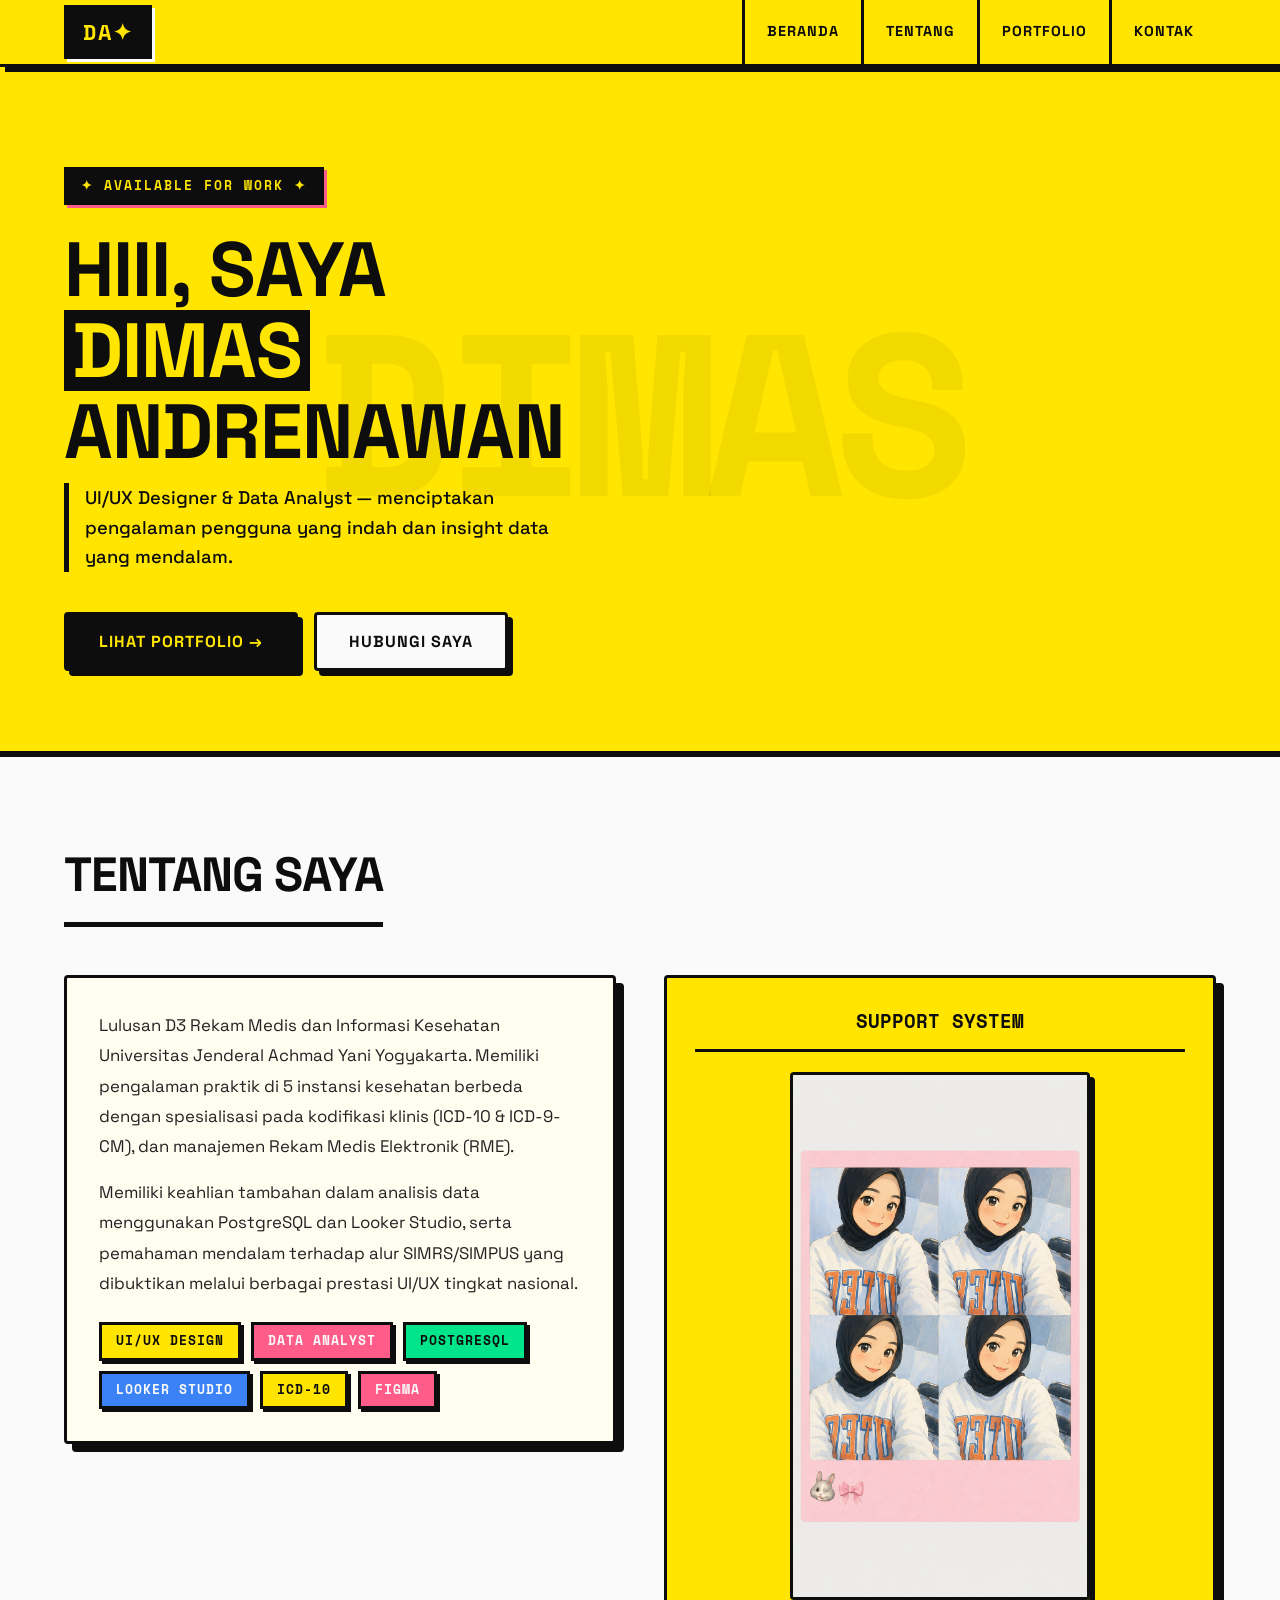
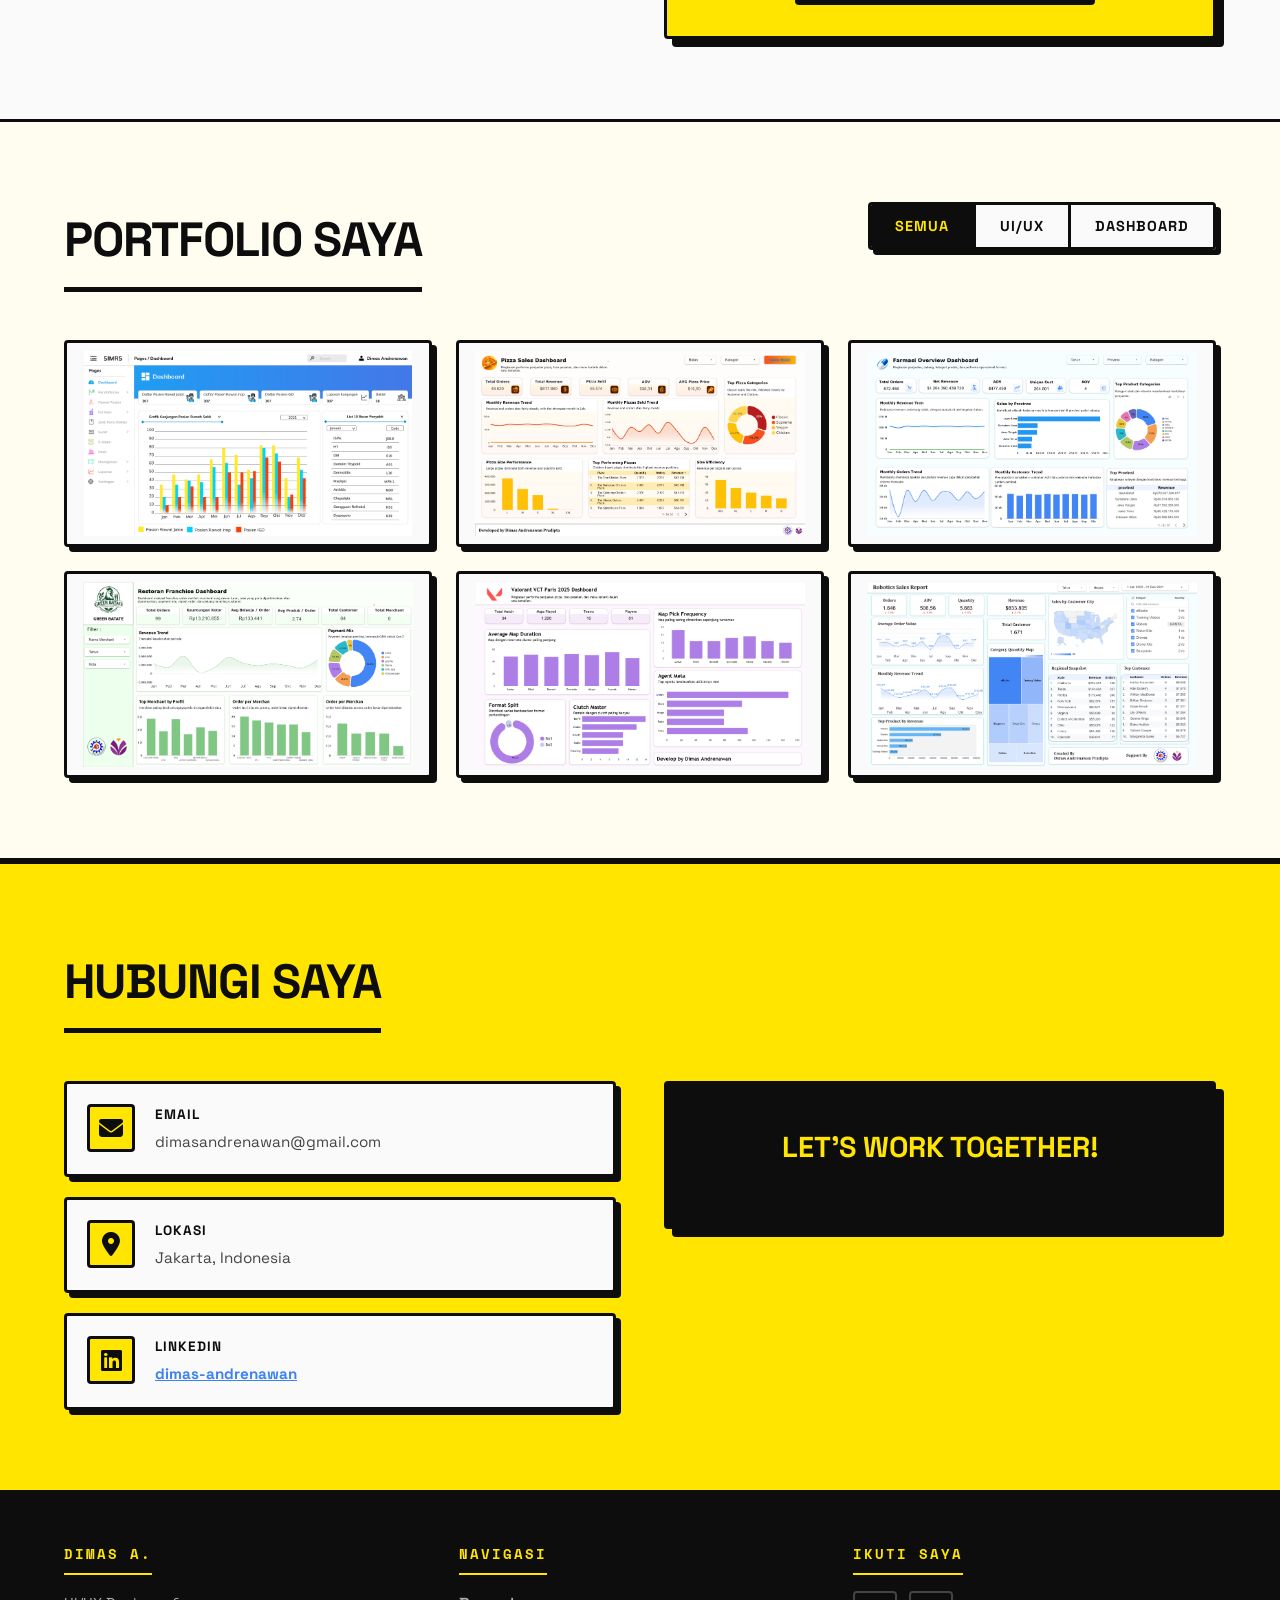
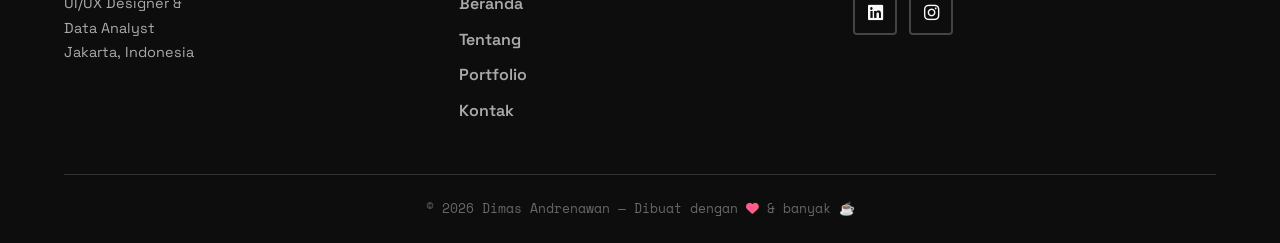
<file: index.html>
<!DOCTYPE html>
<html lang="id">

<head>
    <meta charset="UTF-8">
    <meta name="viewport" content="width=device-width, initial-scale=1.0">
    <title>Dimas Andrenawan — UI/UX Designer & Data Analyst</title>
    <meta name="description"
        content="Portfolio Dimas Andrenawan — UI/UX Designer & Data Analyst spesialis SIMRS, dashboard analitik, dan pengalaman pengguna berbasis data.">
    <link rel="stylesheet" href="css/style.css">
    <link rel="stylesheet" href="https://cdnjs.cloudflare.com/ajax/libs/font-awesome/6.4.0/css/all.min.css">
</head>

<body>

    <!-- ===== NAVBAR ===== -->
    <nav class="navbar">
        <div class="container">
            <a href="#hero" class="nav-brand">DA✦</a>
            <ul class="nav-menu">
                <li><a href="#hero" class="nav-link">Beranda</a></li>
                <li><a href="#about" class="nav-link">Tentang</a></li>
                <li><a href="#portfolio" class="nav-link">Portfolio</a></li>
                <li><a href="#contact" class="nav-link">Kontak</a></li>
            </ul>
            <div class="hamburger" id="hamburger" aria-label="Toggle menu">
                <span></span><span></span><span></span>
            </div>
        </div>
    </nav>

    <!-- ===== HERO ===== -->
    <section id="hero" class="hero">
        <div class="container">
            <div class="hero-content">
                <div class="hero-badge">✦ Available for Work ✦</div>
                <h1 class="hero-title">
                    Hiii, Saya<br>
                    <span>Dimas</span><br>
                    Andrenawan
                </h1>
                <p class="hero-subtitle">
                    UI/UX Designer & Data Analyst — menciptakan pengalaman pengguna yang indah dan insight data yang
                    mendalam.
                </p>
                <div class="hero-buttons">
                    <a href="#portfolio" class="btn btn-primary">Lihat Portfolio →</a>
                    <a href="#contact" class="btn btn-secondary">Hubungi Saya</a>
                </div>
            </div>
        </div>
    </section>

    <!-- ===== ABOUT ===== -->
    <section id="about" class="about">
        <div class="container">
            <h2 class="section-title">Tentang Saya</h2>
            <div class="about-grid">

                <div class="about-text-box">
                    <p>Lulusan D3 Rekam Medis dan Informasi Kesehatan Universitas Jenderal Achmad Yani Yogyakarta.
                        Memiliki pengalaman praktik di 5 instansi kesehatan berbeda dengan spesialisasi pada kodifikasi
                        klinis (ICD-10 & ICD-9-CM), dan manajemen Rekam Medis Elektronik (RME).</p>
                    <p>Memiliki keahlian tambahan dalam analisis data menggunakan PostgreSQL dan Looker Studio, serta
                        pemahaman mendalam terhadap alur SIMRS/SIMPUS yang dibuktikan melalui berbagai prestasi UI/UX
                        tingkat nasional.</p>
                    <div class="about-tags">
                        <span class="tag tag-yellow">UI/UX Design</span>
                        <span class="tag tag-pink">Data Analyst</span>
                        <span class="tag tag-green">PostgreSQL</span>
                        <span class="tag tag-blue">Looker Studio</span>
                        <span class="tag tag-yellow">ICD-10</span>
                        <span class="tag tag-pink">Figma</span>
                    </div>
                </div>

                <div class="support-system">
                    <h3>Support System</h3>
                    <img src="assets/images/Support.png" alt="Support System — tools & skills">
                </div>

            </div>
        </div>
    </section>

    <!-- ===== PORTFOLIO ===== -->
    <section id="portfolio" class="portfolio">
        <div class="container">
            <div class="portfolio-header">
                <h2 class="section-title" style="margin-bottom:0;">Portfolio Saya</h2>
                <div class="filter-buttons" role="group" aria-label="Filter portfolio">
                    <button class="filter-btn active" data-filter="all">Semua</button>
                    <button class="filter-btn" data-filter="uiux">UI/UX</button>
                    <button class="filter-btn" data-filter="dashboard">Dashboard</button>
                </div>
            </div>

            <div class="portfolio-grid">

                <!-- UI/UX -->
                <div class="portfolio-item" data-category="uiux">
                    <div class="portfolio-card">
                        <img src="assets/images/Figma1/Dashboard.png" alt="SIMRS Design">
                        <div class="portfolio-overlay">
                            <h3>SIMRS Design</h3>
                            <p>UI/UX Design untuk Sistem Manajemen Rumah Sakit</p>
                            <a href="projects/uiux-project-1.html" class="project-link">Lihat Detail <i
                                    class="fas fa-arrow-right"></i></a>
                        </div>
                    </div>
                </div>

                <!-- Dashboard Projects -->
                <div class="portfolio-item" data-category="dashboard">
                    <div class="portfolio-card">
                        <img src="assets/images/DashboardPizza.png" alt="Pizza Sales Dashboard">
                        <div class="portfolio-overlay">
                            <h3>Pizza Sales Dashboard</h3>
                            <p>Dashboard performa penjualan pizza sepanjang tahun</p>
                            <a href="projects/dashboard-project-1.html" class="project-link">Lihat Detail <i
                                    class="fas fa-arrow-right"></i></a>
                        </div>
                    </div>
                </div>

                <div class="portfolio-item" data-category="dashboard">
                    <div class="portfolio-card">
                        <img src="assets/images/DashboardFarmasi.png" alt="Farmasi Dashboard">
                        <div class="portfolio-overlay">
                            <h3>Farmasi Overview Dashboard</h3>
                            <p>Dashboard performa jaringan farmasi secara menyeluruh</p>
                            <a href="projects/dashboard-project-2.html" class="project-link">Lihat Detail <i
                                    class="fas fa-arrow-right"></i></a>
                        </div>
                    </div>
                </div>

                <div class="portfolio-item" data-category="dashboard">
                    <div class="portfolio-card">
                        <img src="assets/images/DashboardRestoran.png" alt="Restoran Dashboard">
                        <div class="portfolio-overlay">
                            <h3>Restoran Franchise Dashboard</h3>
                            <p>Evaluasi performa merchant dalam satu jaringan franchise</p>
                            <a href="projects/dashboard-project-3.html" class="project-link">Lihat Detail <i
                                    class="fas fa-arrow-right"></i></a>
                        </div>
                    </div>
                </div>

                <div class="portfolio-item" data-category="dashboard">
                    <div class="portfolio-card">
                        <img src="assets/images/DashboardValorant.png" alt="Valorant VCT Dashboard">
                        <div class="portfolio-overlay">
                            <h3>Valorant VCT Paris 2025</h3>
                            <p>Dashboard analytics performa turnamen e-sports VCT</p>
                            <a href="projects/dashboard-project-4.html" class="project-link">Lihat Detail <i
                                    class="fas fa-arrow-right"></i></a>
                        </div>
                    </div>
                </div>

                <div class="portfolio-item" data-category="dashboard">
                    <div class="portfolio-card">
                        <img src="assets/images/DashboardRobotics.png" alt="Robotics Dashboard">
                        <div class="portfolio-overlay">
                            <h3>Robotics Sales Report</h3>
                            <p>Dashboard analisis penjualan robotika dan edukasi teknologi</p>
                            <a href="projects/dashboard-project-5.html" class="project-link">Lihat Detail <i
                                    class="fas fa-arrow-right"></i></a>
                        </div>
                    </div>
                </div>

            </div>
        </div>
    </section>

    <!-- ===== CONTACT ===== -->
    <section id="contact" class="contact">
        <div class="container">
            <h2 class="section-title">Hubungi Saya</h2>
            <div class="contact-grid">

                <div class="contact-info">
                    <div class="info-item">
                        <i class="fas fa-envelope"></i>
                        <div>
                            <h3>Email</h3>
                            <p>dimasandrenawan@gmail.com</p>
                        </div>
                    </div>
                    <div class="info-item">
                        <i class="fas fa-map-marker-alt"></i>
                        <div>
                            <h3>Lokasi</h3>
                            <p>Jakarta, Indonesia</p>
                        </div>
                    </div>
                    <div class="info-item">
                        <i class="fab fa-linkedin"></i>
                        <div>
                            <h3>LinkedIn</h3>
                            <p><a href="https://www.linkedin.com/in/dimas-andrenawan/" target="_blank"
                                    style="color:#3B82F6;font-weight:700;">dimas-andrenawan</a></p>
                        </div>
                    </div>
                </div>

                <div class="contact-cta">
                    <h3>Let's Work Together!</h3>
                </div>

            </div>
        </div>
    </section>

    <!-- ===== FOOTER ===== -->
    <footer class="footer">
        <div class="container">
            <div class="footer-content">
                <div class="footer-section">
                    <h3>Dimas A.</h3>
                    <p style="color:#aaa;font-size:0.9rem;line-height:1.7;">UI/UX Designer &<br>Data Analyst<br>Jakarta,
                        Indonesia</p>
                </div>
                <div class="footer-section">
                    <h3>Navigasi</h3>
                    <ul>
                        <li><a href="#hero">Beranda</a></li>
                        <li><a href="#about">Tentang</a></li>
                        <li><a href="#portfolio">Portfolio</a></li>
                        <li><a href="#contact">Kontak</a></li>
                    </ul>
                </div>
                <div class="footer-section">
                    <h3>Ikuti Saya</h3>
                    <div class="social-links">
                        <a href="https://www.linkedin.com/in/dimas-andrenawan/" target="_blank" aria-label="LinkedIn"><i
                                class="fab fa-linkedin"></i></a>
                        <a href="https://www.instagram.com/indipta_/" target="_blank" aria-label="Instagram"><i
                                class="fab fa-instagram"></i></a>
                    </div>
                </div>
            </div>
            <div class="footer-bottom">
                <p>&copy; 2026 Dimas Andrenawan — Dibuat dengan <i class="fas fa-heart" style="color:#FF5C8A;"></i> &
                    banyak ☕</p>
            </div>
        </div>
    </footer>

    <script src="js/script.js"></script>
</body>

</html>
</file>
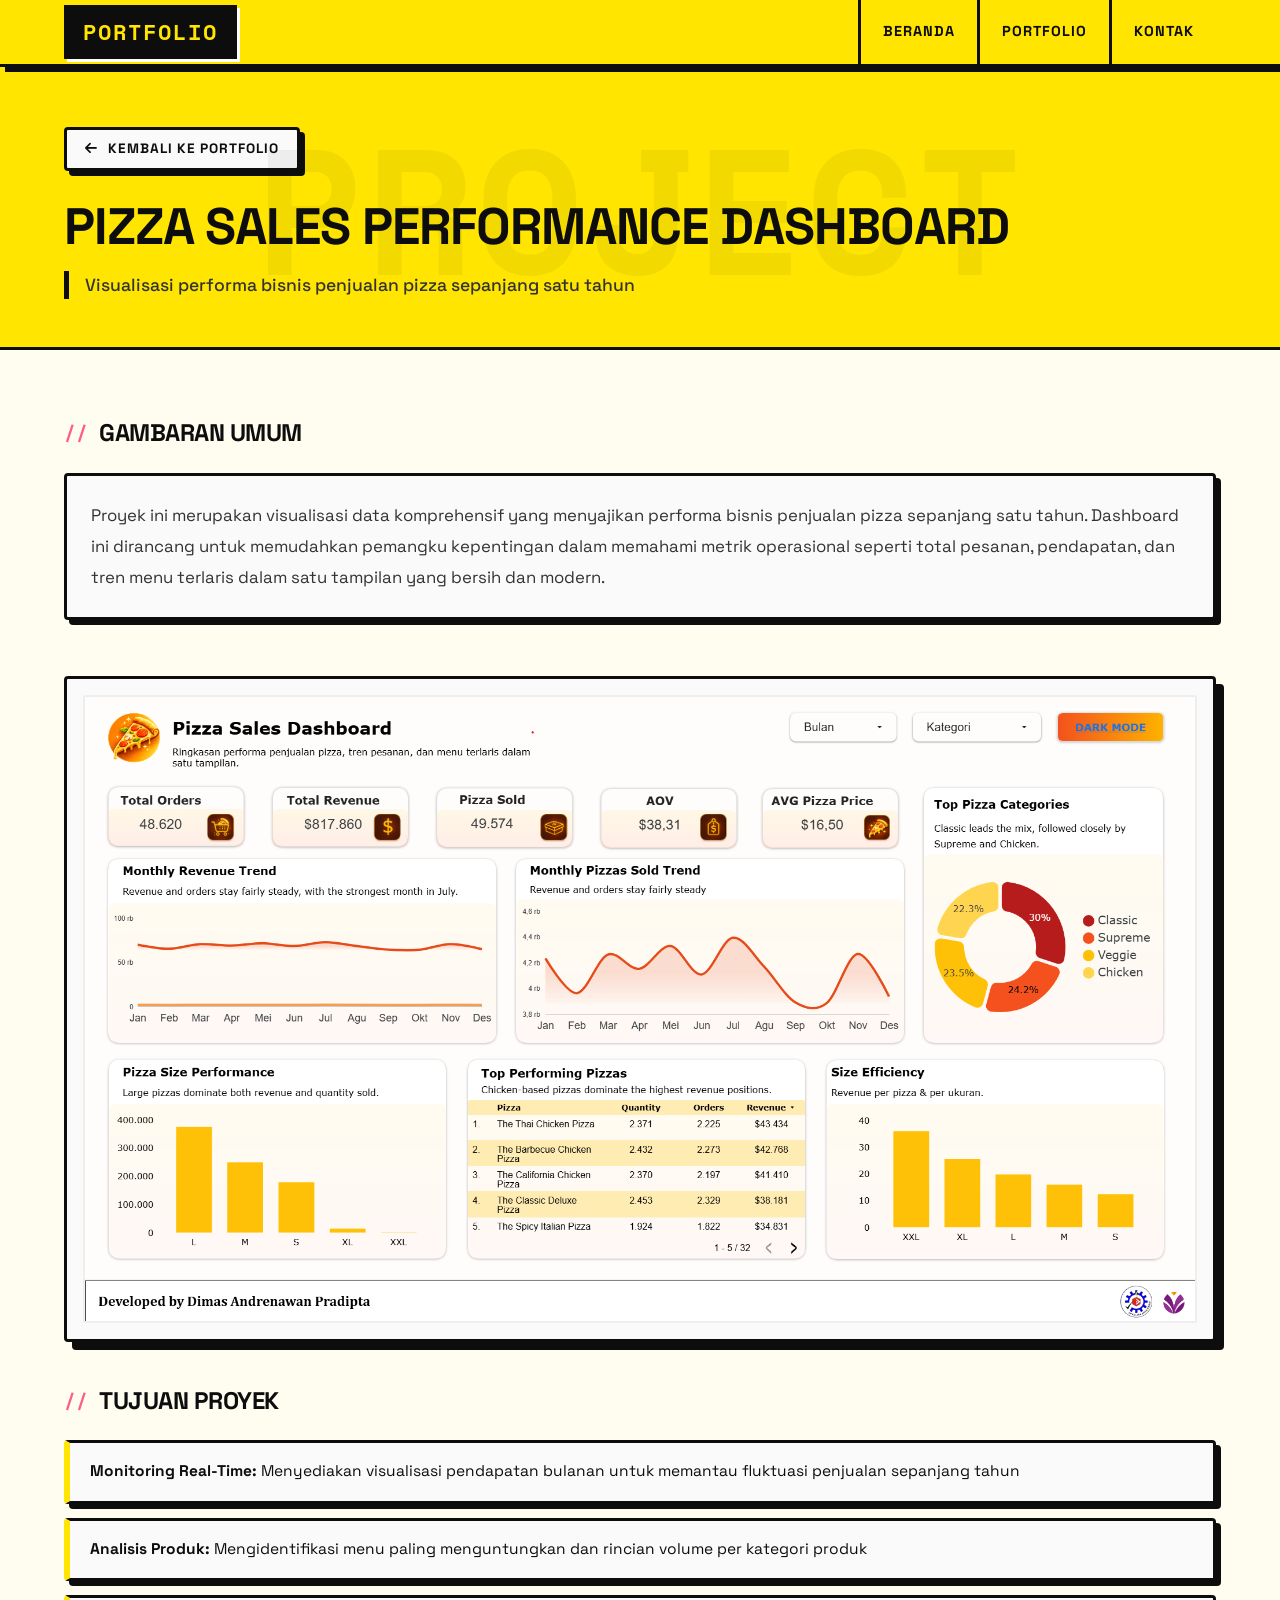
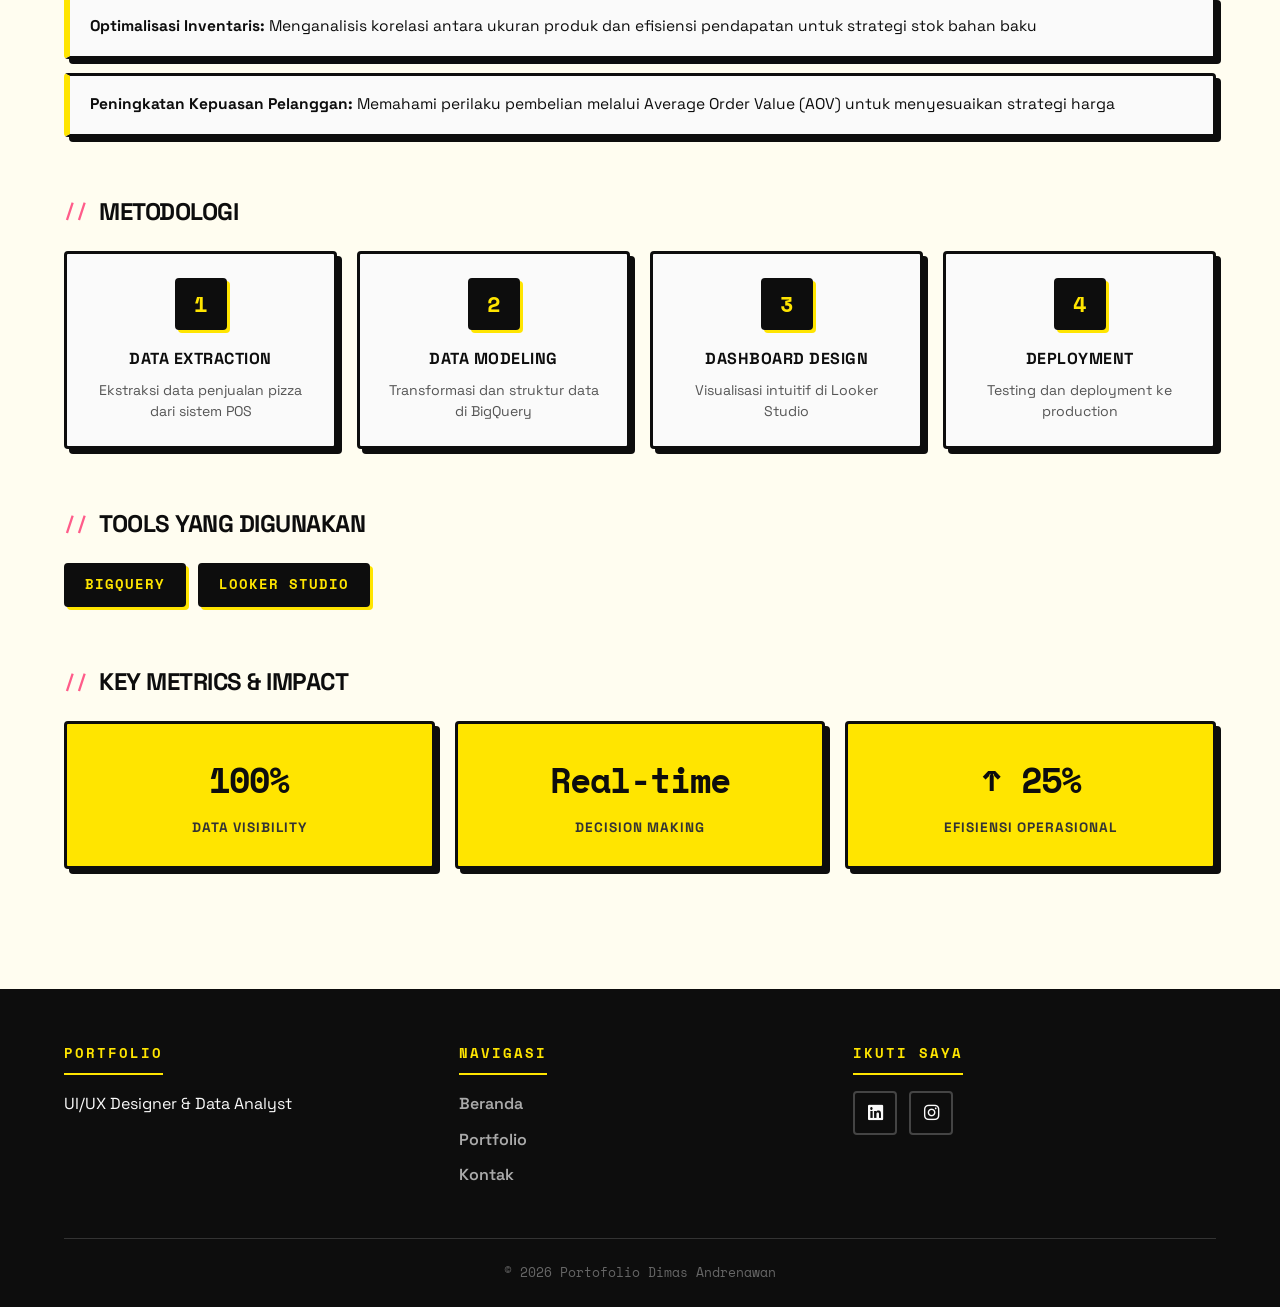
<file: projects/dashboard-project-1.html>
<!DOCTYPE html>
<html lang="id">
<head>
    <meta charset="UTF-8">
    <meta name="viewport" content="width=device-width, initial-scale=1.0">
    <title>Sales Dashboard - Data Analytics Project</title>
    <link rel="stylesheet" href="../css/style.css">
    <link rel="stylesheet" href="../css/project.css">
    <link rel="stylesheet" href="https://cdnjs.cloudflare.com/ajax/libs/font-awesome/6.4.0/css/all.min.css">
</head>
<body>
    <!-- Navigation Bar -->
    <nav class="navbar">
        <div class="container">
            <div class="nav-brand"><a href="../index.html" style="text-decoration: none; color: inherit;">Portfolio</a></div>
            <ul class="nav-menu">
                <li><a href="../index.html#hero" class="nav-link">Beranda</a></li>
                <li><a href="../index.html#portfolio" class="nav-link">Portfolio</a></li>
                <li><a href="../index.html#contact" class="nav-link">Kontak</a></li>
            </ul>
            <div class="hamburger">
                <span></span>
                <span></span>
                <span></span>
            </div>
        </div>
    </nav>

    <!-- Project Header -->
    <section class="project-header">
        <div class="container">
            <a href="../index.html#portfolio" class="back-link"><i class="fas fa-arrow-left"></i> Kembali ke Portfolio</a>
            <h1>Pizza Sales Performance Dashboard</h1>
            <p>Visualisasi performa bisnis penjualan pizza sepanjang satu tahun</p>
        </div>
    </section>

    <!-- Project Content -->
    <section class="project-content">
        <div class="container">
            <div class="project-section">
                <h2>Gambaran Umum</h2>
                <p>Proyek ini merupakan visualisasi data komprehensif yang menyajikan performa bisnis penjualan pizza sepanjang satu tahun. Dashboard ini dirancang untuk memudahkan pemangku kepentingan dalam memahami metrik operasional seperti total pesanan, pendapatan, dan tren menu terlaris dalam satu tampilan yang bersih dan modern.</p>
            </div>

            <div class="dashboard-preview">
                <img src="../assets/images/DashboardPizza.png" alt="Pizza Sales Dashboard Preview">
            </div>

            <div class="project-section">
                <h2>Tujuan Proyek</h2>
                <ul class="project-list">
                    <li><strong>Monitoring Real-Time:</strong> Menyediakan visualisasi pendapatan bulanan untuk memantau fluktuasi penjualan sepanjang tahun</li>
                    <li><strong>Analisis Produk:</strong> Mengidentifikasi menu paling menguntungkan dan rincian volume per kategori produk</li>
                    <li><strong>Optimalisasi Inventaris:</strong> Menganalisis korelasi antara ukuran produk dan efisiensi pendapatan untuk strategi stok bahan baku</li>
                    <li><strong>Peningkatan Kepuasan Pelanggan:</strong> Memahami perilaku pembelian melalui Average Order Value (AOV) untuk menyesuaikan strategi harga</li>
                </ul>
            </div>

            <div class="project-section">
                <h2>Metodologi</h2>
                <div class="process-grid">
                    <div class="process-item">
                        <div class="process-number">1</div>
                        <h3>Data Extraction</h3>
                        <p>Ekstraksi data penjualan pizza dari sistem POS</p>
                    </div>
                    <div class="process-item">
                        <div class="process-number">2</div>
                        <h3>Data Modeling</h3>
                        <p>Transformasi dan struktur data di BigQuery</p>
                    </div>
                    <div class="process-item">
                        <div class="process-number">3</div>
                        <h3>Dashboard Design</h3>
                        <p>Visualisasi intuitif di Looker Studio</p>
                    </div>
                    <div class="process-item">
                        <div class="process-number">4</div>
                        <h3>Deployment</h3>
                        <p>Testing dan deployment ke production</p>
                    </div>
                </div>
            </div>

            <div class="project-section">
                <h2>Tools yang Digunakan</h2>
                <div class="tools">
                    <span class="tool-tag">BigQuery</span>
                    <span class="tool-tag">Looker Studio</span>
                </div>
            </div>

            <div class="project-section">
                <h2>Key Metrics & Impact</h2>
                <div class="results-grid">
                    <div class="result-stat">
                        <h3>100%</h3>
                        <p>Data Visibility</p>
                    </div>
                    <div class="result-stat">
                        <h3>Real-time</h3>
                        <p>Decision Making</p>
                    </div>
                    <div class="result-stat">
                        <h3>↑ 25%</h3>
                        <p>Efisiensi Operasional</p>
                    </div>
                </div>
            </div>
        </div>
    </section>

    <!-- Footer -->
    <footer class="footer">
        <div class="container">
            <div class="footer-content">
                <div class="footer-section">
                    <h3>Portfolio</h3>
                    <p>UI/UX Designer & Data Analyst</p>
                </div>
                <div class="footer-section">
                    <h3>Navigasi</h3>
                    <ul>
                        <li><a href="../index.html">Beranda</a></li>
                        <li><a href="../index.html#portfolio">Portfolio</a></li>
                        <li><a href="../index.html#contact">Kontak</a></li>
                    </ul>
                </div>
                <div class="footer-section">
                    <h3>Ikuti Saya</h3>
                    <div class="social-links">
                        <a href="https://www.linkedin.com/in/dimas-andrenawan/" target="_blank"><i class="fab fa-linkedin"></i></a>
                        <a href="https://www.instagram.com/indipta_/" target="_blank"><i class="fab fa-instagram"></i></a>
                    </div>
                </div>
            </div>
            <div class="footer-bottom">
                <p>&copy; 2026 Portofolio Dimas Andrenawan</p>
            </div>
        </div>
    </footer>

    <script src="../js/script.js"></script>
</body>
</html>
</file>
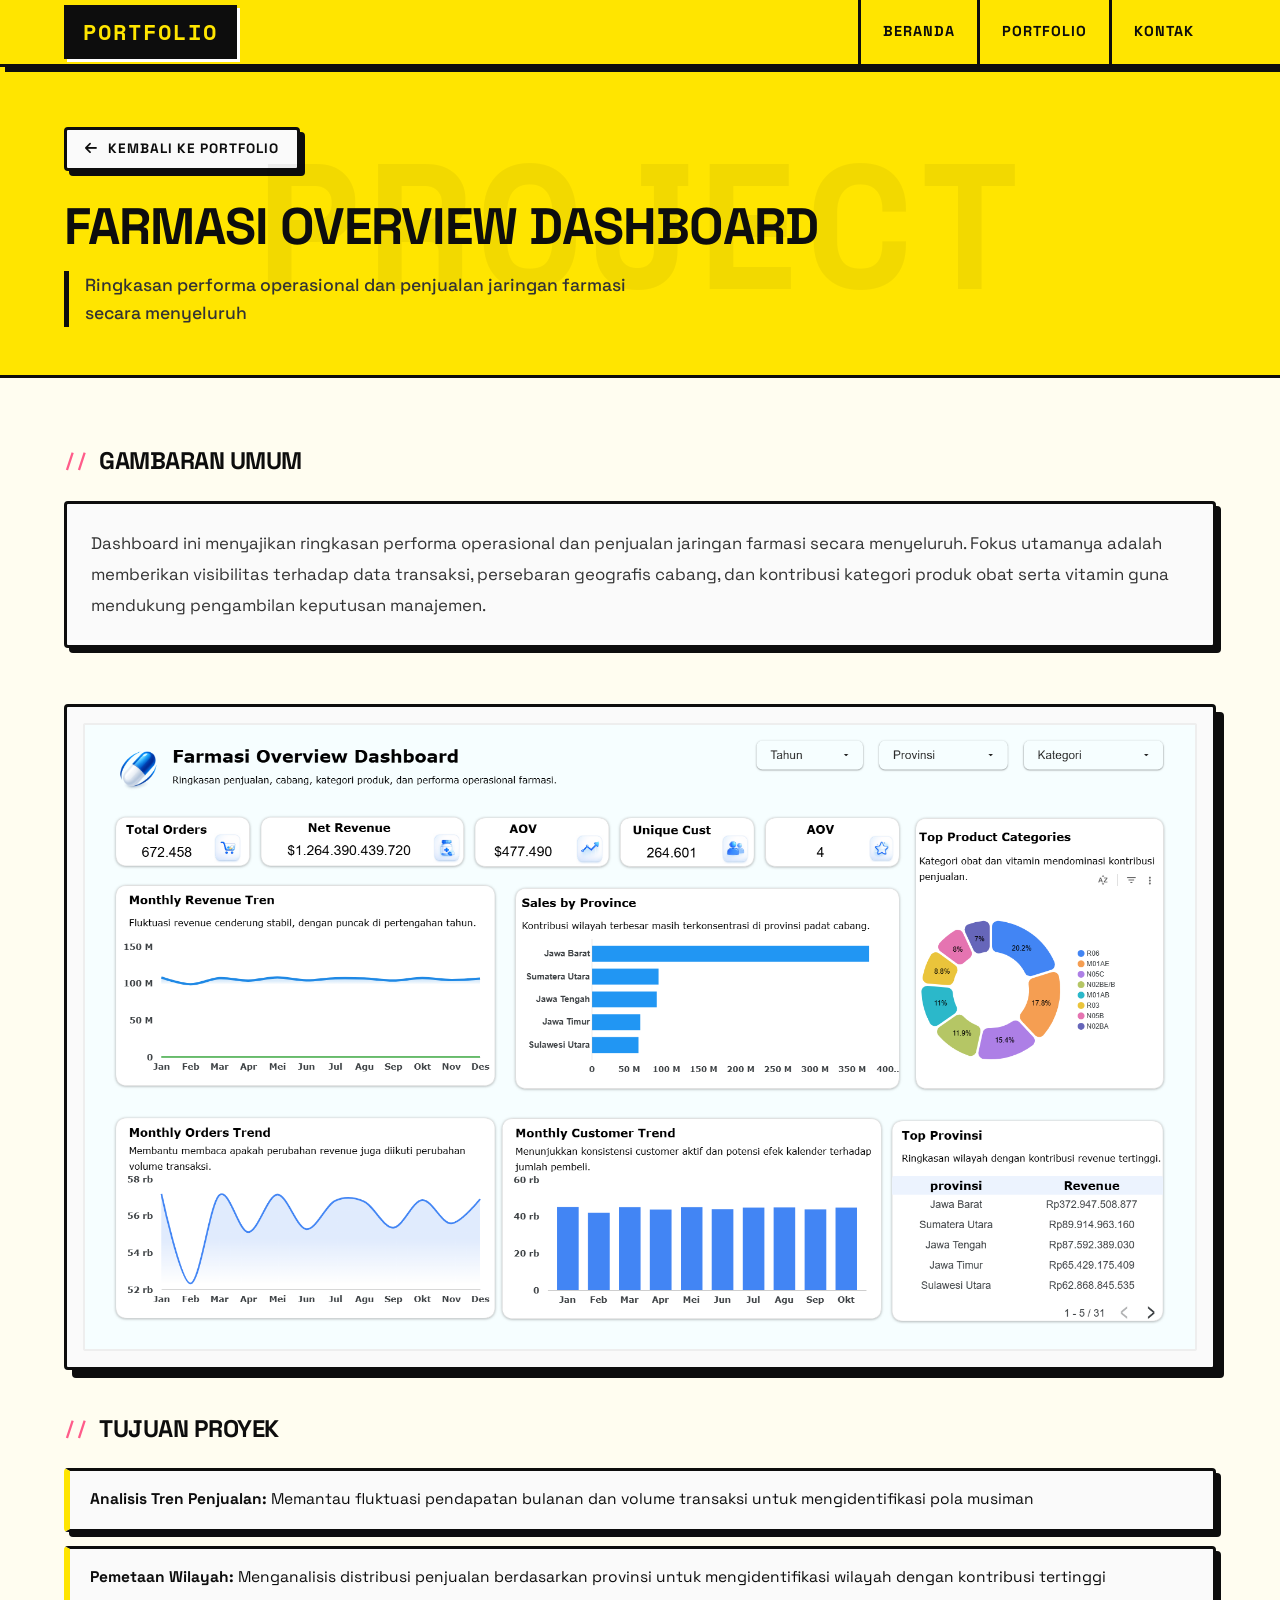
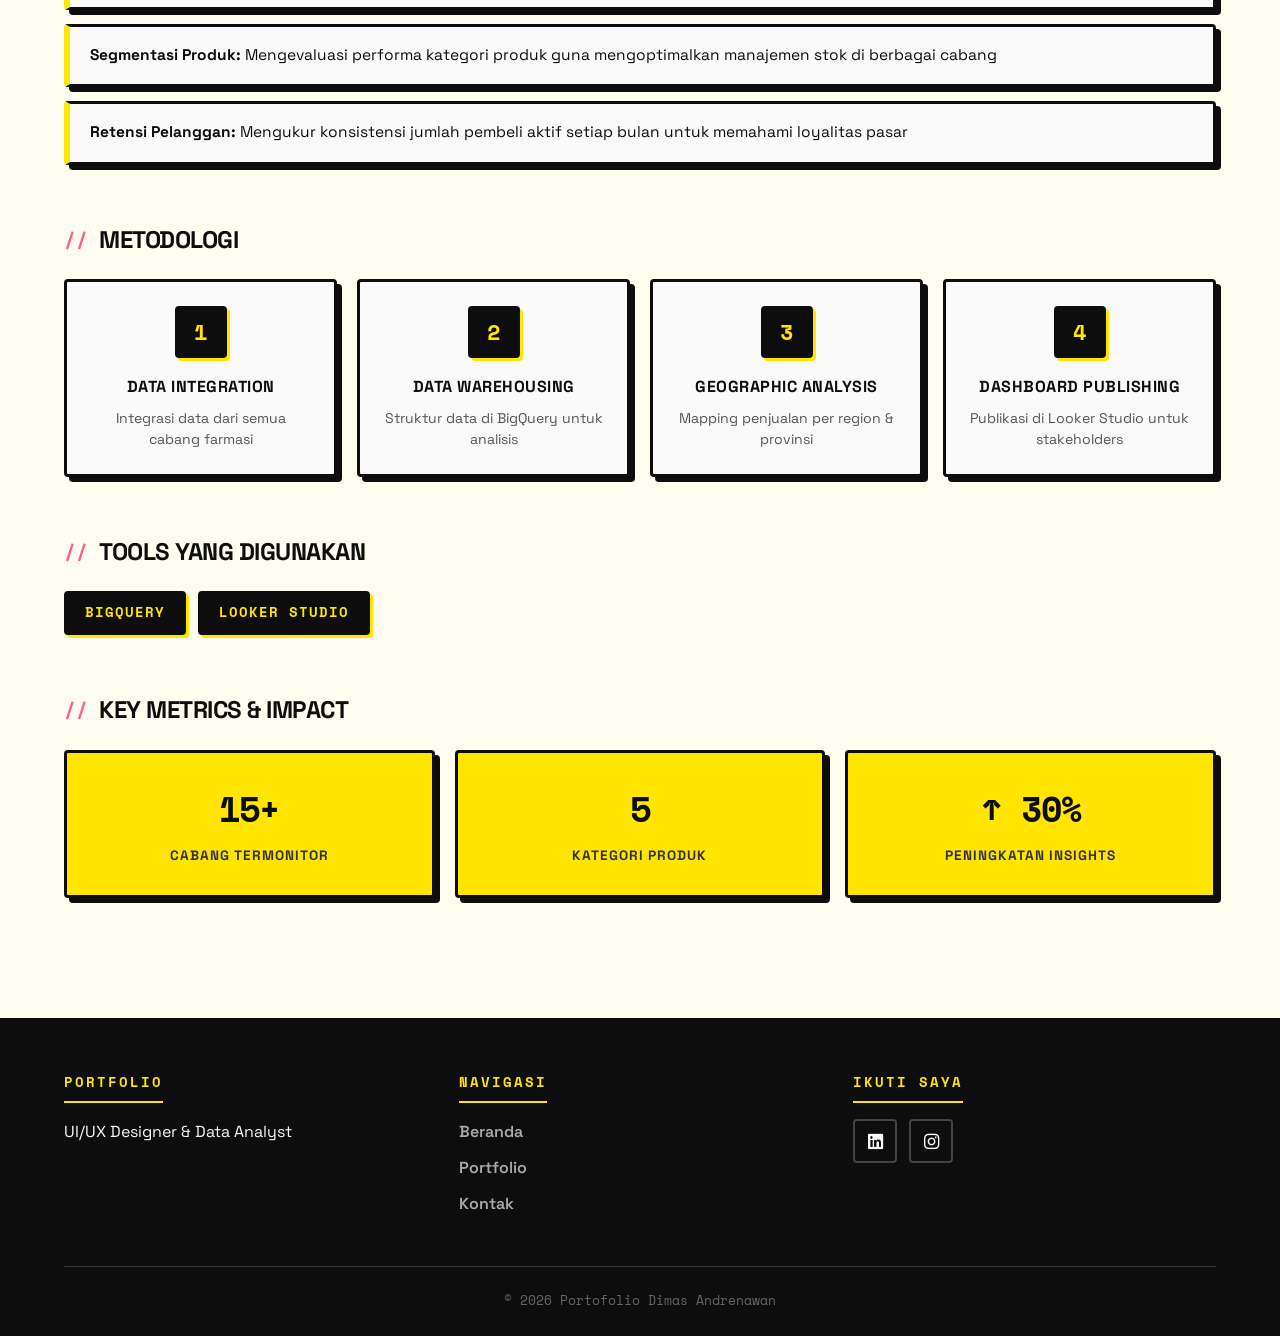
<file: projects/dashboard-project-2.html>
<!DOCTYPE html>
<html lang="id">
<head>
    <meta charset="UTF-8">
    <meta name="viewport" content="width=device-width, initial-scale=1.0">
    <title>Customer Analytics - Data Analytics Project</title>
    <link rel="stylesheet" href="../css/style.css">
    <link rel="stylesheet" href="../css/project.css">
    <link rel="stylesheet" href="https://cdnjs.cloudflare.com/ajax/libs/font-awesome/6.4.0/css/all.min.css">
</head>
<body>
    <!-- Navigation Bar -->
    <nav class="navbar">
        <div class="container">
            <div class="nav-brand"><a href="../index.html" style="text-decoration: none; color: inherit;">Portfolio</a></div>
            <ul class="nav-menu">
                <li><a href="../index.html#hero" class="nav-link">Beranda</a></li>
                <li><a href="../index.html#portfolio" class="nav-link">Portfolio</a></li>
                <li><a href="../index.html#contact" class="nav-link">Kontak</a></li>
            </ul>
            <div class="hamburger">
                <span></span>
                <span></span>
                <span></span>
            </div>
        </div>
    </nav>

    <!-- Project Header -->
    <section class="project-header">
        <div class="container">
            <a href="../index.html#portfolio" class="back-link"><i class="fas fa-arrow-left"></i> Kembali ke Portfolio</a>
            <h1>Farmasi Overview Dashboard</h1>
            <p>Ringkasan performa operasional dan penjualan jaringan farmasi secara menyeluruh</p>
        </div>
    </section>

    <!-- Project Content -->
    <section class="project-content">
        <div class="container">
            <div class="project-section">
                <h2>Gambaran Umum</h2>
                <p>Dashboard ini menyajikan ringkasan performa operasional dan penjualan jaringan farmasi secara menyeluruh. Fokus utamanya adalah memberikan visibilitas terhadap data transaksi, persebaran geografis cabang, dan kontribusi kategori produk obat serta vitamin guna mendukung pengambilan keputusan manajemen.</p>
            </div>

            <div class="dashboard-preview">
                <img src="../assets/images/DashboardFarmasi.png" alt="Farmasi Dashboard Preview">
            </div>

            <div class="project-section">
                <h2>Tujuan Proyek</h2>
                <ul class="project-list">
                    <li><strong>Analisis Tren Penjualan:</strong> Memantau fluktuasi pendapatan bulanan dan volume transaksi untuk mengidentifikasi pola musiman</li>
                    <li><strong>Pemetaan Wilayah:</strong> Menganalisis distribusi penjualan berdasarkan provinsi untuk mengidentifikasi wilayah dengan kontribusi tertinggi</li>
                    <li><strong>Segmentasi Produk:</strong> Mengevaluasi performa kategori produk guna mengoptimalkan manajemen stok di berbagai cabang</li>
                    <li><strong>Retensi Pelanggan:</strong> Mengukur konsistensi jumlah pembeli aktif setiap bulan untuk memahami loyalitas pasar</li>
                </ul>
            </div>

            <div class="project-section">
                <h2>Metodologi</h2>
                <div class="process-grid">
                    <div class="process-item">
                        <div class="process-number">1</div>
                        <h3>Data Integration</h3>
                        <p>Integrasi data dari semua cabang farmasi</p>
                    </div>
                    <div class="process-item">
                        <div class="process-number">2</div>
                        <h3>Data Warehousing</h3>
                        <p>Struktur data di BigQuery untuk analisis</p>
                    </div>
                    <div class="process-item">
                        <div class="process-number">3</div>
                        <h3>Geographic Analysis</h3>
                        <p>Mapping penjualan per region & provinsi</p>
                    </div>
                    <div class="process-item">
                        <div class="process-number">4</div>
                        <h3>Dashboard Publishing</h3>
                        <p>Publikasi di Looker Studio untuk stakeholders</p>
                    </div>
                </div>
            </div>

            <div class="project-section">
                <h2>Tools yang Digunakan</h2>
                <div class="tools">
                    <span class="tool-tag">BigQuery</span>
                    <span class="tool-tag">Looker Studio</span>
                </div>
            </div>

            <div class="project-section">
                <h2>Key Metrics & Impact</h2>
                <div class="results-grid">
                    <div class="result-stat">
                        <h3>15+</h3>
                        <p>Cabang Termonitor</p>
                    </div>
                    <div class="result-stat">
                        <h3>5</h3>
                        <p>Kategori Produk</p>
                    </div>
                    <div class="result-stat">
                        <h3>↑ 30%</h3>
                        <p>Peningkatan Insights</p>
                    </div>
                </div>
            </div>
        </div>
    </section>

    <!-- Footer -->
    <footer class="footer">
        <div class="container">
            <div class="footer-content">
                <div class="footer-section">
                    <h3>Portfolio</h3>
                    <p>UI/UX Designer & Data Analyst</p>
                </div>
                <div class="footer-section">
                    <h3>Navigasi</h3>
                    <ul>
                        <li><a href="../index.html">Beranda</a></li>
                        <li><a href="../index.html#portfolio">Portfolio</a></li>
                        <li><a href="../index.html#contact">Kontak</a></li>
                    </ul>
                </div>
                <div class="footer-section">
                    <h3>Ikuti Saya</h3>
                    <div class="social-links">
                        <a href="https://www.linkedin.com/in/dimas-andrenawan/" target="_blank"><i class="fab fa-linkedin"></i></a>
                        <a href="https://www.instagram.com/indipta_/" target="_blank"><i class="fab fa-instagram"></i></a>
                    </div>
                </div>
            </div>
            <div class="footer-bottom">
                <p>&copy; 2026 Portofolio Dimas Andrenawan</p>
            </div>
        </div>
    </footer>

    <script src="../js/script.js"></script>
</body>
</html>
</file>
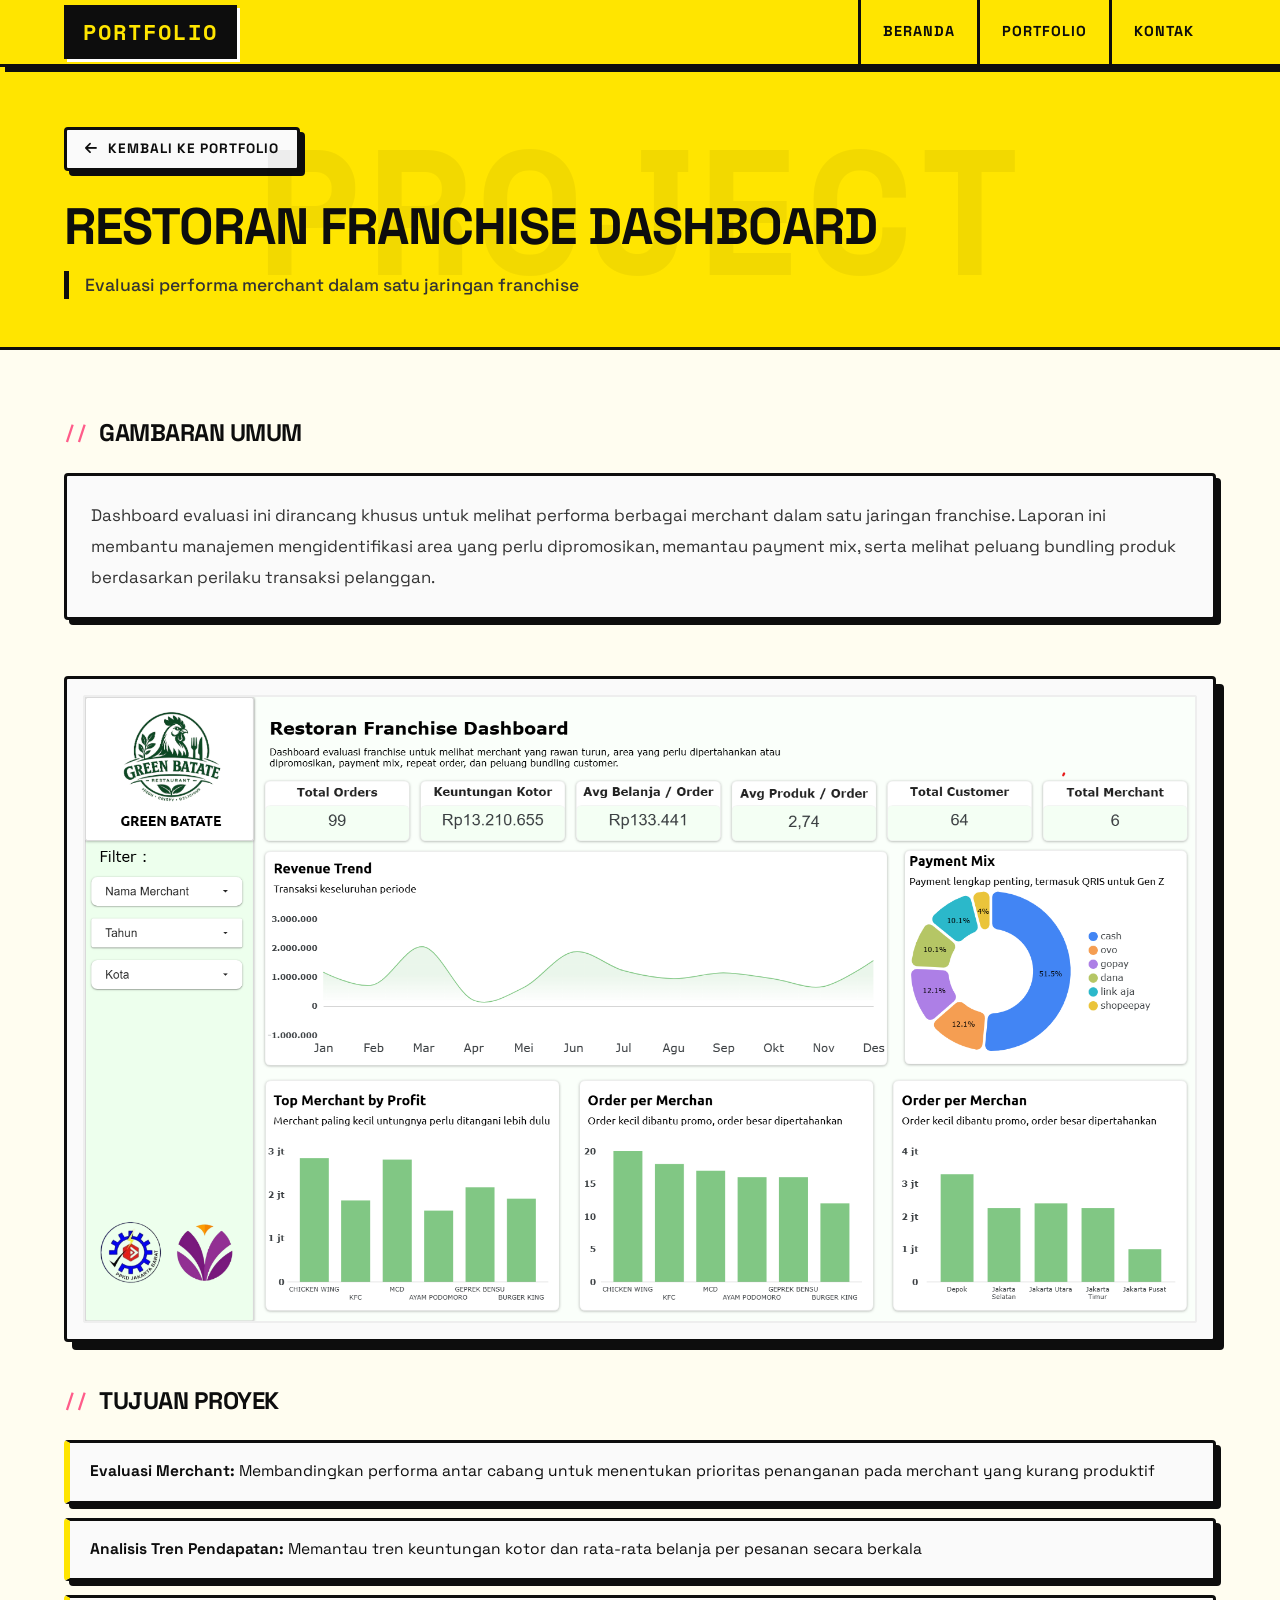
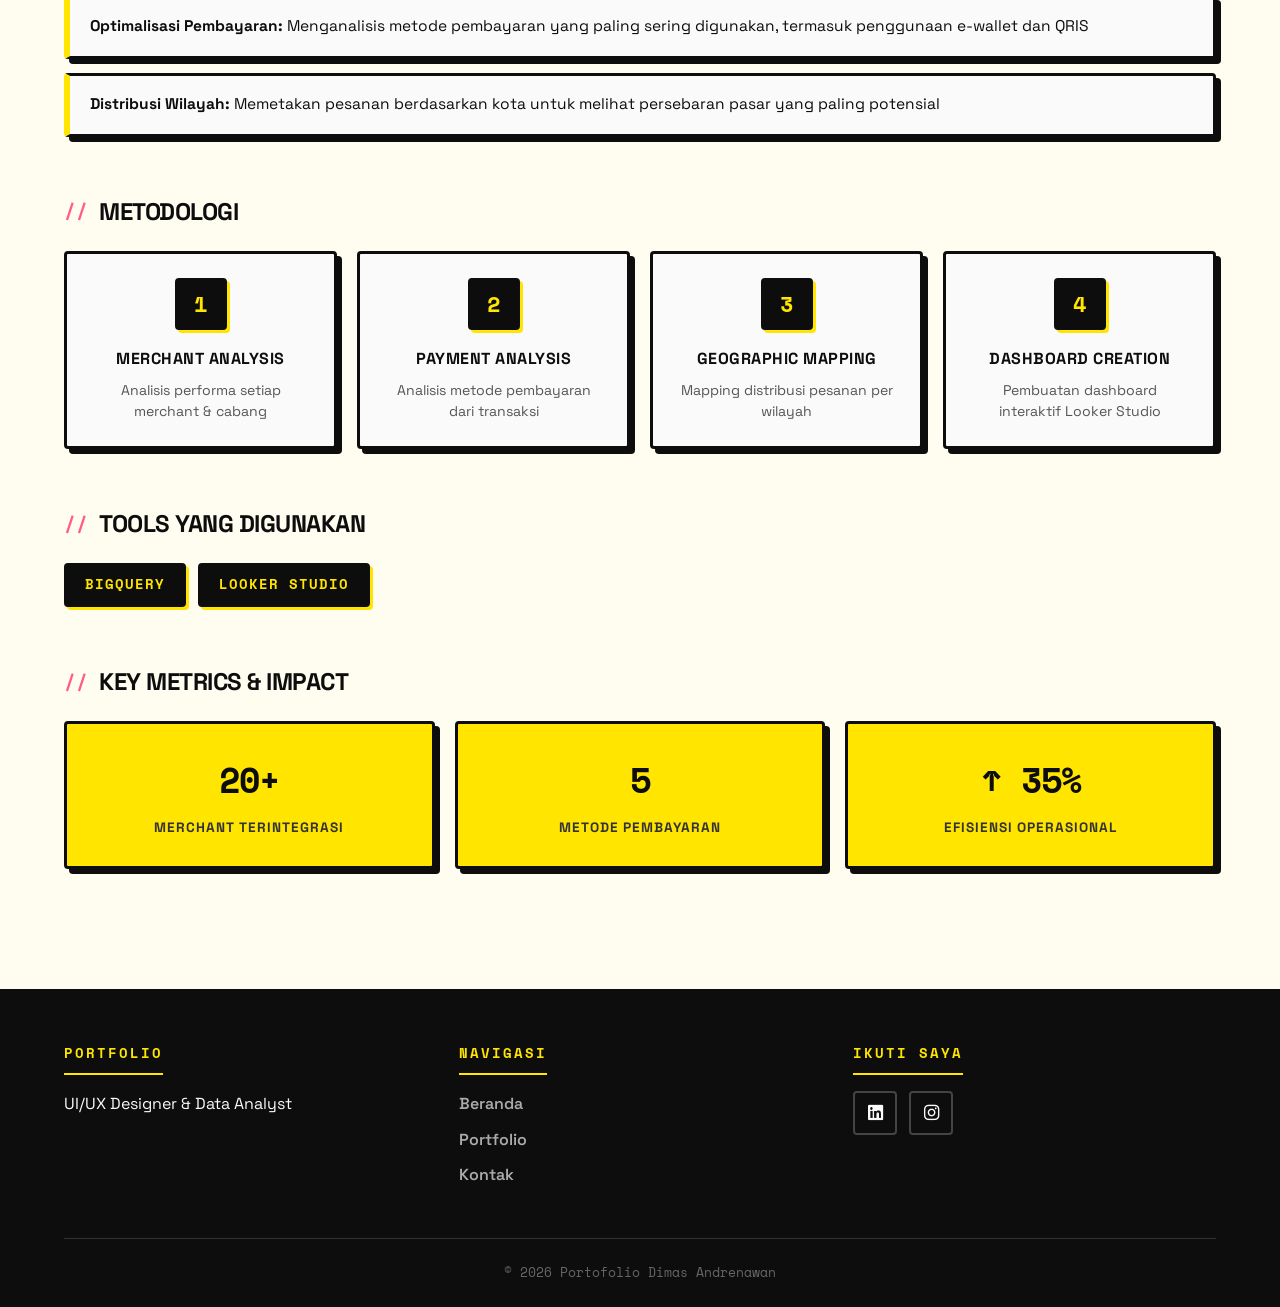
<file: projects/dashboard-project-3.html>
<!DOCTYPE html>
<html lang="id">
<head>
    <meta charset="UTF-8">
    <meta name="viewport" content="width=device-width, initial-scale=1.0">
    <title>Restoran Franchise Dashboard - Data Analytics Project</title>
    <link rel="stylesheet" href="../css/style.css">
    <link rel="stylesheet" href="../css/project.css">
    <link rel="stylesheet" href="https://cdnjs.cloudflare.com/ajax/libs/font-awesome/6.4.0/css/all.min.css">
</head>
<body>
    <!-- Navigation Bar -->
    <nav class="navbar">
        <div class="container">
            <div class="nav-brand"><a href="../index.html" style="text-decoration: none; color: inherit;">Portfolio</a></div>
            <ul class="nav-menu">
                <li><a href="../index.html#hero" class="nav-link">Beranda</a></li>
                <li><a href="../index.html#portfolio" class="nav-link">Portfolio</a></li>
                <li><a href="../index.html#contact" class="nav-link">Kontak</a></li>
            </ul>
            <div class="hamburger">
                <span></span>
                <span></span>
                <span></span>
            </div>
        </div>
    </nav>

    <!-- Project Header -->
    <section class="project-header">
        <div class="container">
            <a href="../index.html#portfolio" class="back-link"><i class="fas fa-arrow-left"></i> Kembali ke Portfolio</a>
            <h1>Restoran Franchise Dashboard</h1>
            <p>Evaluasi performa merchant dalam satu jaringan franchise</p>
        </div>
    </section>

    <!-- Project Content -->
    <section class="project-content">
        <div class="container">
            <div class="project-section">
                <h2>Gambaran Umum</h2>
                <p>Dashboard evaluasi ini dirancang khusus untuk melihat performa berbagai merchant dalam satu jaringan franchise. Laporan ini membantu manajemen mengidentifikasi area yang perlu dipromosikan, memantau payment mix, serta melihat peluang bundling produk berdasarkan perilaku transaksi pelanggan.</p>
            </div>

            <div class="dashboard-preview">
                <img src="../assets/images/DashboardRestoran.png" alt="Restoran Franchise Dashboard Preview">
            </div>

            <div class="project-section">
                <h2>Tujuan Proyek</h2>
                <ul class="project-list">
                    <li><strong>Evaluasi Merchant:</strong> Membandingkan performa antar cabang untuk menentukan prioritas penanganan pada merchant yang kurang produktif</li>
                    <li><strong>Analisis Tren Pendapatan:</strong> Memantau tren keuntungan kotor dan rata-rata belanja per pesanan secara berkala</li>
                    <li><strong>Optimalisasi Pembayaran:</strong> Menganalisis metode pembayaran yang paling sering digunakan, termasuk penggunaan e-wallet dan QRIS</li>
                    <li><strong>Distribusi Wilayah:</strong> Memetakan pesanan berdasarkan kota untuk melihat persebaran pasar yang paling potensial</li>
                </ul>
            </div>

            <div class="project-section">
                <h2>Metodologi</h2>
                <div class="process-grid">
                    <div class="process-item">
                        <div class="process-number">1</div>
                        <h3>Merchant Analysis</h3>
                        <p>Analisis performa setiap merchant & cabang</p>
                    </div>
                    <div class="process-item">
                        <div class="process-number">2</div>
                        <h3>Payment Analysis</h3>
                        <p>Analisis metode pembayaran dari transaksi</p>
                    </div>
                    <div class="process-item">
                        <div class="process-number">3</div>
                        <h3>Geographic Mapping</h3>
                        <p>Mapping distribusi pesanan per wilayah</p>
                    </div>
                    <div class="process-item">
                        <div class="process-number">4</div>
                        <h3>Dashboard Creation</h3>
                        <p>Pembuatan dashboard interaktif Looker Studio</p>
                    </div>
                </div>
            </div>

            <div class="project-section">
                <h2>Tools yang Digunakan</h2>
                <div class="tools">
                    <span class="tool-tag">BigQuery</span>
                    <span class="tool-tag">Looker Studio</span>
                </div>
            </div>

            <div class="project-section">
                <h2>Key Metrics & Impact</h2>
                <div class="results-grid">
                    <div class="result-stat">
                        <h3>20+</h3>
                        <p>Merchant Terintegrasi</p>
                    </div>
                    <div class="result-stat">
                        <h3>5</h3>
                        <p>Metode Pembayaran</p>
                    </div>
                    <div class="result-stat">
                        <h3>↑ 35%</h3>
                        <p>Efisiensi Operasional</p>
                    </div>
                </div>
            </div>
        </div>
    </section>

    <!-- Footer -->
    <footer class="footer">
        <div class="container">
            <div class="footer-content">
                <div class="footer-section">
                    <h3>Portfolio</h3>
                    <p>UI/UX Designer & Data Analyst</p>
                </div>
                <div class="footer-section">
                    <h3>Navigasi</h3>
                    <ul>
                        <li><a href="../index.html">Beranda</a></li>
                        <li><a href="../index.html#portfolio">Portfolio</a></li>
                        <li><a href="../index.html#contact">Kontak</a></li>
                    </ul>
                </div>
                <div class="footer-section">
                    <h3>Ikuti Saya</h3>
                    <div class="social-links">
                        <a href="https://www.linkedin.com/in/dimas-andrenawan/" target="_blank"><i class="fab fa-linkedin"></i></a>
                        <a href="https://www.instagram.com/indipta_/" target="_blank"><i class="fab fa-instagram"></i></a>
                    </div>
                </div>
            </div>
            <div class="footer-bottom">
                <p>&copy; 2026 Portofolio Dimas Andrenawan</p>
            </div>
        </div>
    </footer>

    <script src="../js/script.js"></script>
</body>
</html>
</file>
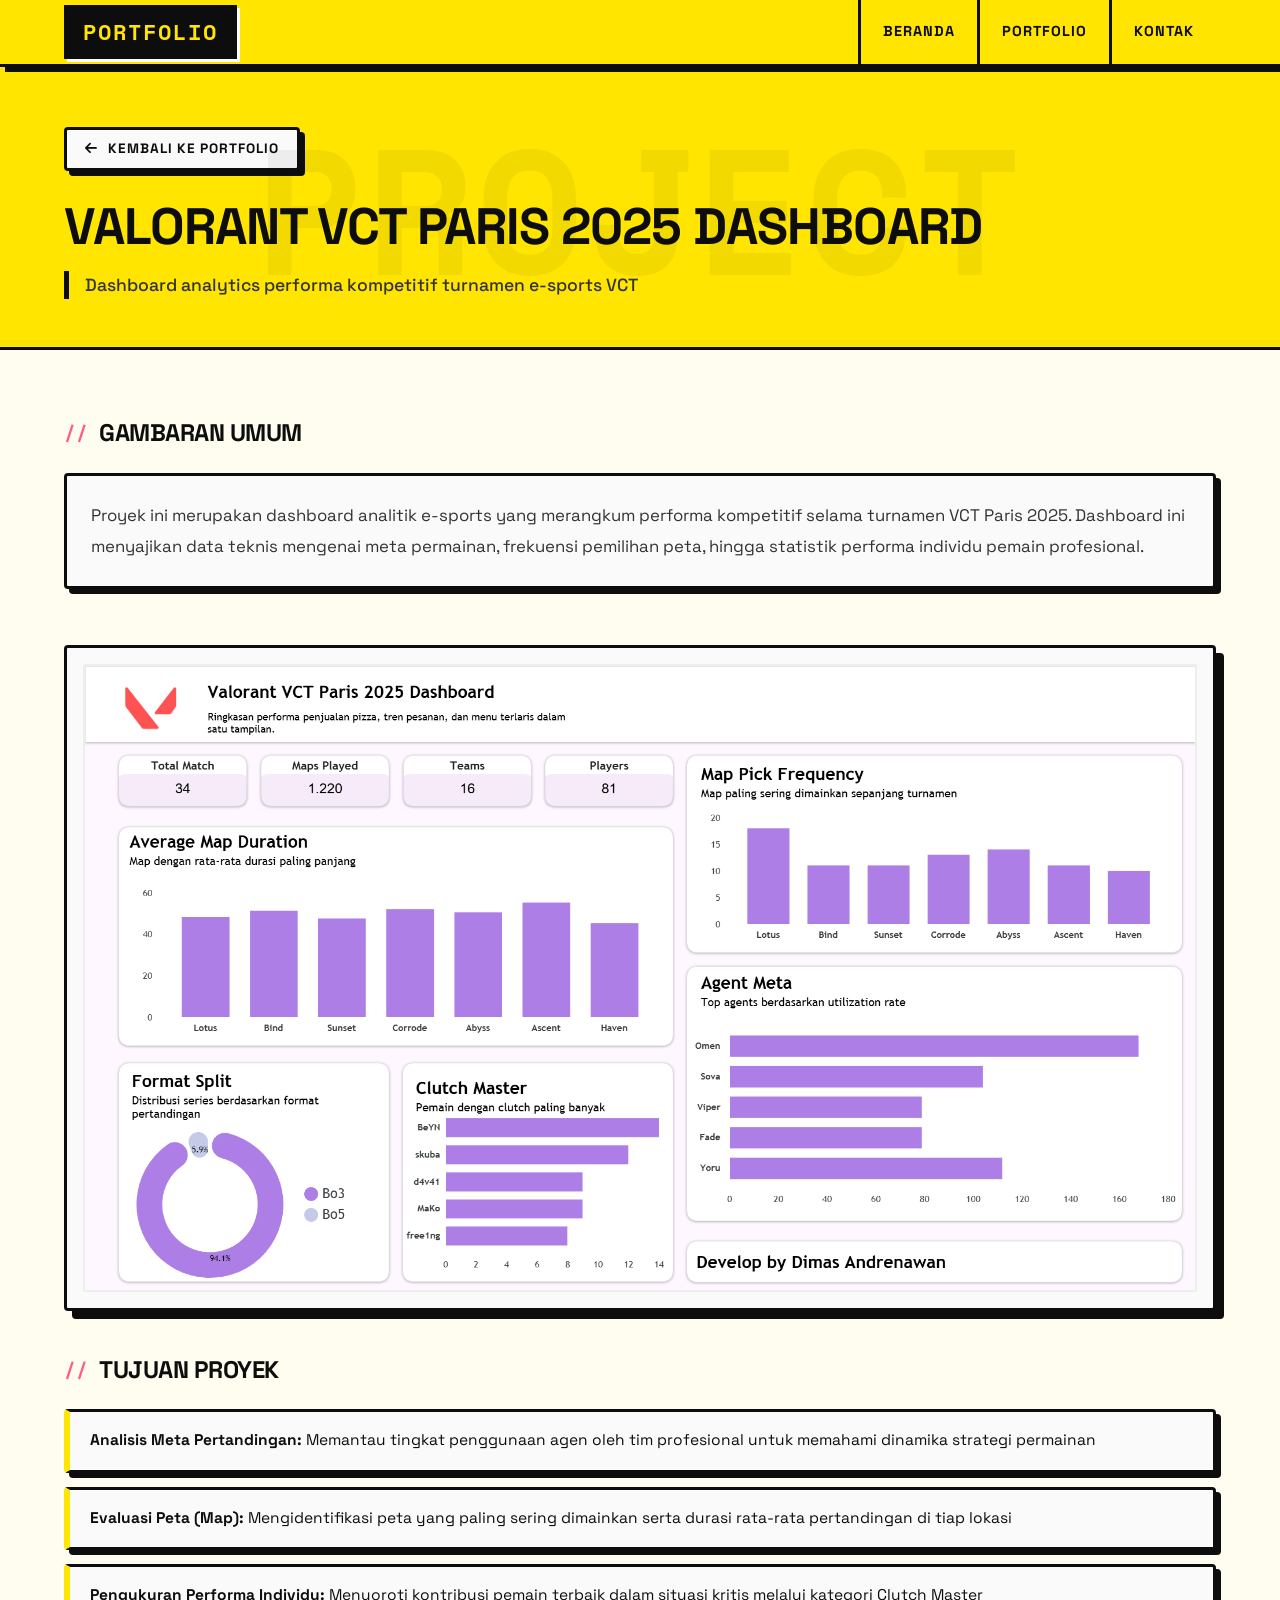
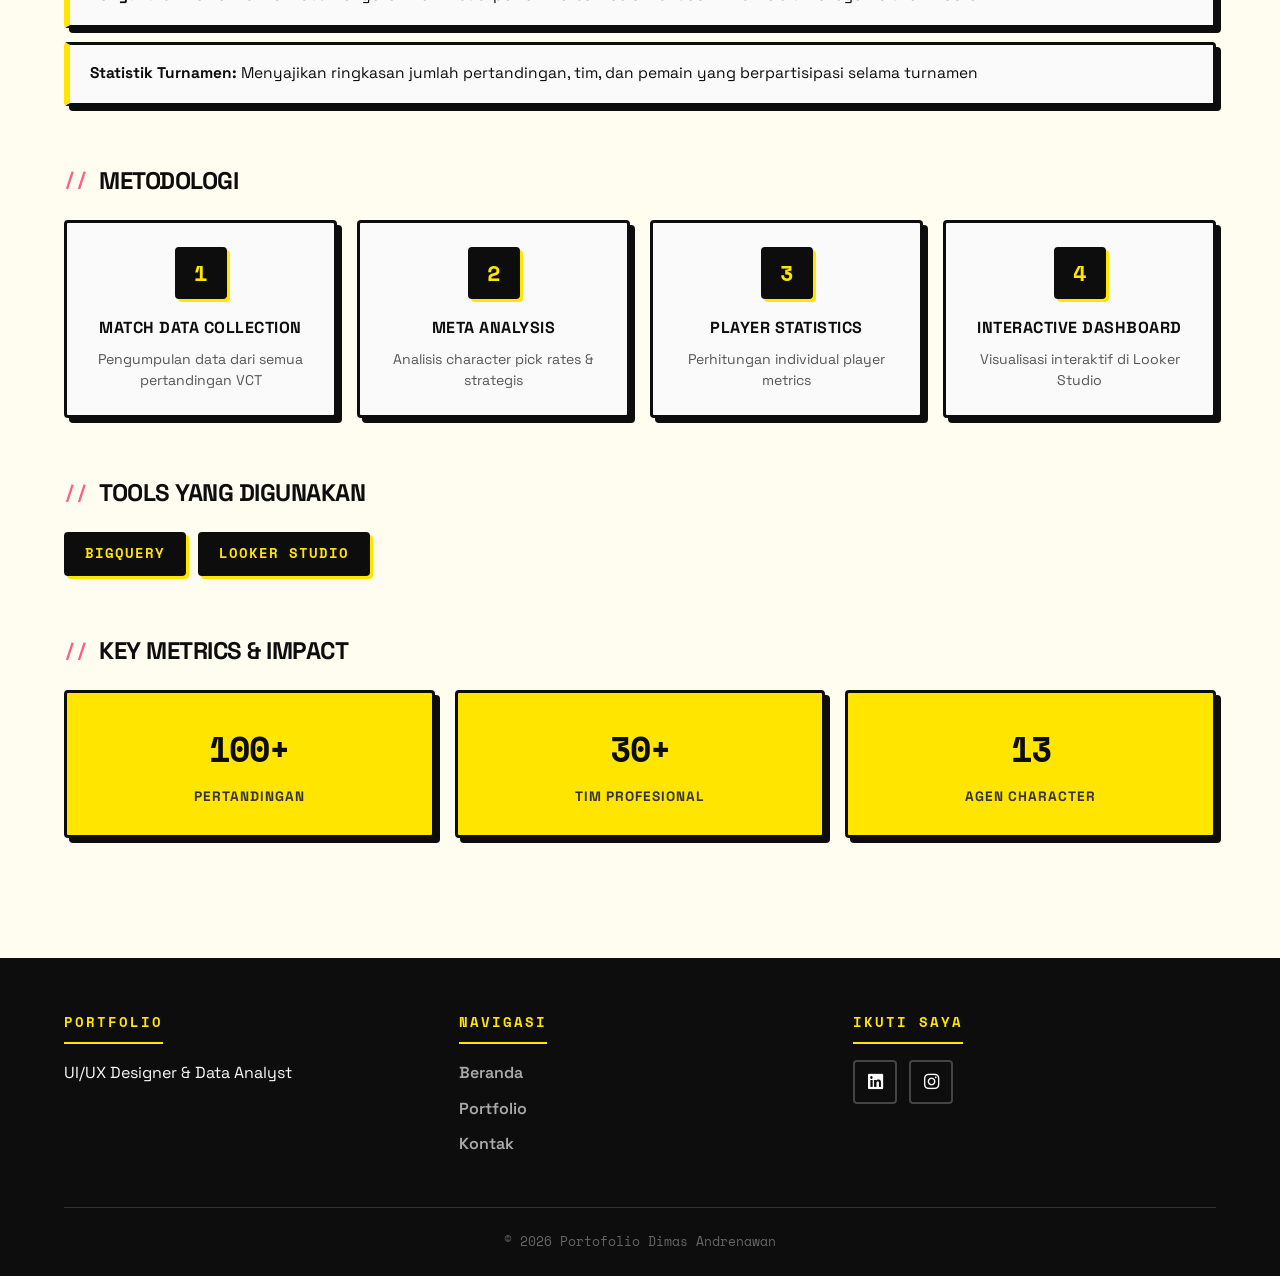
<file: projects/dashboard-project-4.html>
<!DOCTYPE html>
<html lang="id">
<head>
    <meta charset="UTF-8">
    <meta name="viewport" content="width=device-width, initial-scale=1.0">
    <title>Valorant VCT Paris 2025 - Data Analytics Project</title>
    <link rel="stylesheet" href="../css/style.css">
    <link rel="stylesheet" href="../css/project.css">
    <link rel="stylesheet" href="https://cdnjs.cloudflare.com/ajax/libs/font-awesome/6.4.0/css/all.min.css">
</head>
<body>
    <!-- Navigation Bar -->
    <nav class="navbar">
        <div class="container">
            <div class="nav-brand"><a href="../index.html" style="text-decoration: none; color: inherit;">Portfolio</a></div>
            <ul class="nav-menu">
                <li><a href="../index.html#hero" class="nav-link">Beranda</a></li>
                <li><a href="../index.html#portfolio" class="nav-link">Portfolio</a></li>
                <li><a href="../index.html#contact" class="nav-link">Kontak</a></li>
            </ul>
            <div class="hamburger">
                <span></span>
                <span></span>
                <span></span>
            </div>
        </div>
    </nav>

    <!-- Project Header -->
    <section class="project-header">
        <div class="container">
            <a href="../index.html#portfolio" class="back-link"><i class="fas fa-arrow-left"></i> Kembali ke Portfolio</a>
            <h1>Valorant VCT Paris 2025 Dashboard</h1>
            <p>Dashboard analytics performa kompetitif turnamen e-sports VCT</p>
        </div>
    </section>

    <!-- Project Content -->
    <section class="project-content">
        <div class="container">
            <div class="project-section">
                <h2>Gambaran Umum</h2>
                <p>Proyek ini merupakan dashboard analitik e-sports yang merangkum performa kompetitif selama turnamen VCT Paris 2025. Dashboard ini menyajikan data teknis mengenai meta permainan, frekuensi pemilihan peta, hingga statistik performa individu pemain profesional.</p>
            </div>

            <div class="dashboard-preview">
                <img src="../assets/images/DashboardValorant.png" alt="Valorant VCT Dashboard Preview">
            </div>

            <div class="project-section">
                <h2>Tujuan Proyek</h2>
                <ul class="project-list">
                    <li><strong>Analisis Meta Pertandingan:</strong> Memantau tingkat penggunaan agen oleh tim profesional untuk memahami dinamika strategi permainan</li>
                    <li><strong>Evaluasi Peta (Map):</strong> Mengidentifikasi peta yang paling sering dimainkan serta durasi rata-rata pertandingan di tiap lokasi</li>
                    <li><strong>Pengukuran Performa Individu:</strong> Menyoroti kontribusi pemain terbaik dalam situasi kritis melalui kategori Clutch Master</li>
                    <li><strong>Statistik Turnamen:</strong> Menyajikan ringkasan jumlah pertandingan, tim, dan pemain yang berpartisipasi selama turnamen</li>
                </ul>
            </div>

            <div class="project-section">
                <h2>Metodologi</h2>
                <div class="process-grid">
                    <div class="process-item">
                        <div class="process-number">1</div>
                        <h3>Match Data Collection</h3>
                        <p>Pengumpulan data dari semua pertandingan VCT</p>
                    </div>
                    <div class="process-item">
                        <div class="process-number">2</div>
                        <h3>Meta Analysis</h3>
                        <p>Analisis character pick rates & strategis</p>
                    </div>
                    <div class="process-item">
                        <div class="process-number">3</div>
                        <h3>Player Statistics</h3>
                        <p>Perhitungan individual player metrics</p>
                    </div>
                    <div class="process-item">
                        <div class="process-number">4</div>
                        <h3>Interactive Dashboard</h3>
                        <p>Visualisasi interaktif di Looker Studio</p>
                    </div>
                </div>
            </div>

            <div class="project-section">
                <h2>Tools yang Digunakan</h2>
                <div class="tools">
                    <span class="tool-tag">BigQuery</span>
                    <span class="tool-tag">Looker Studio</span>
                </div>
            </div>

            <div class="project-section">
                <h2>Key Metrics & Impact</h2>
                <div class="results-grid">
                    <div class="result-stat">
                        <h3>100+</h3>
                        <p>Pertandingan</p>
                    </div>
                    <div class="result-stat">
                        <h3>30+</h3>
                        <p>Tim Profesional</p>
                    </div>
                    <div class="result-stat">
                        <h3>13</h3>
                        <p>Agen Character</p>
                    </div>
                </div>
            </div>
        </div>
    </section>

    <!-- Footer -->
    <footer class="footer">
        <div class="container">
            <div class="footer-content">
                <div class="footer-section">
                    <h3>Portfolio</h3>
                    <p>UI/UX Designer & Data Analyst</p>
                </div>
                <div class="footer-section">
                    <h3>Navigasi</h3>
                    <ul>
                        <li><a href="../index.html">Beranda</a></li>
                        <li><a href="../index.html#portfolio">Portfolio</a></li>
                        <li><a href="../index.html#contact">Kontak</a></li>
                    </ul>
                </div>
                <div class="footer-section">
                    <h3>Ikuti Saya</h3>
                    <div class="social-links">
                        <a href="https://www.linkedin.com/in/dimas-andrenawan/" target="_blank"><i class="fab fa-linkedin"></i></a>
                        <a href="https://www.instagram.com/indipta_/" target="_blank"><i class="fab fa-instagram"></i></a>
                    </div>
                </div>
            </div>
            <div class="footer-bottom">
                <p>&copy; 2026 Portofolio Dimas Andrenawan</p>
            </div>
        </div>
    </footer>

    <script src="../js/script.js"></script>
</body>
</html>
</file>
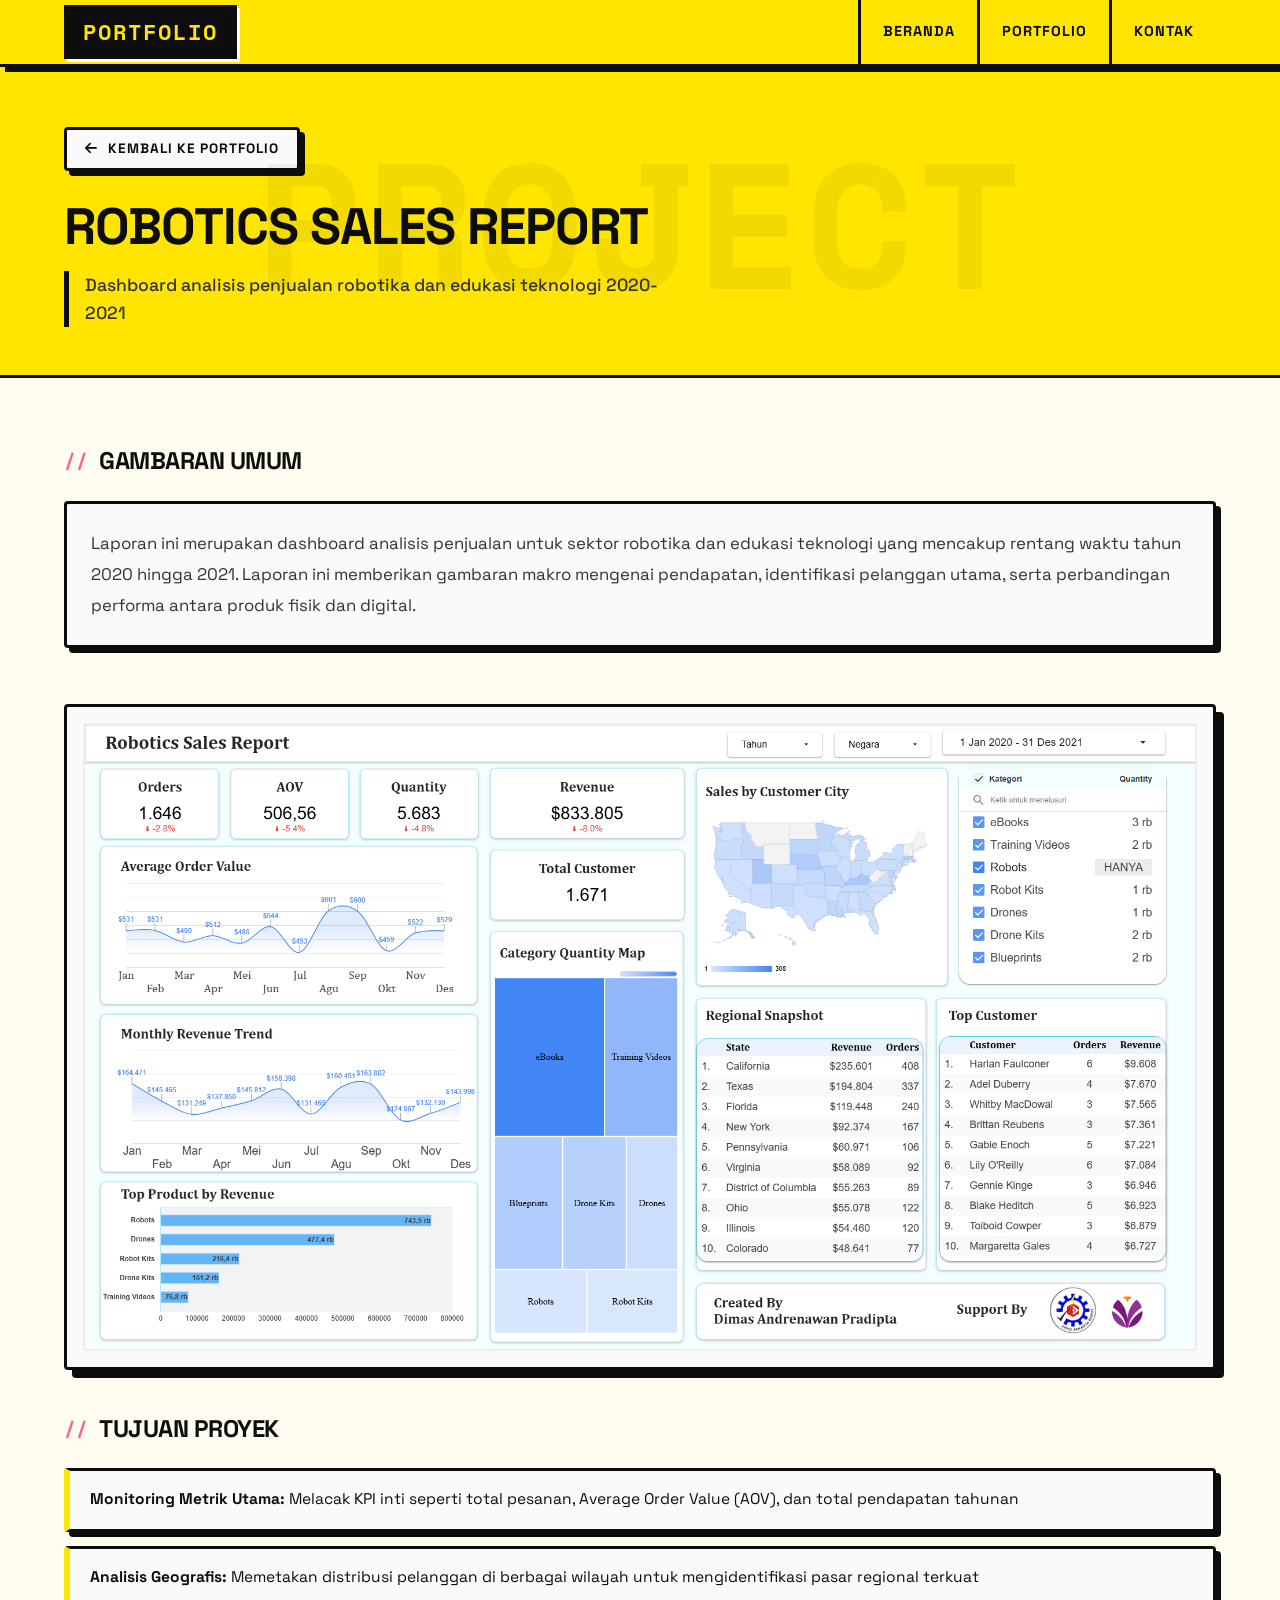
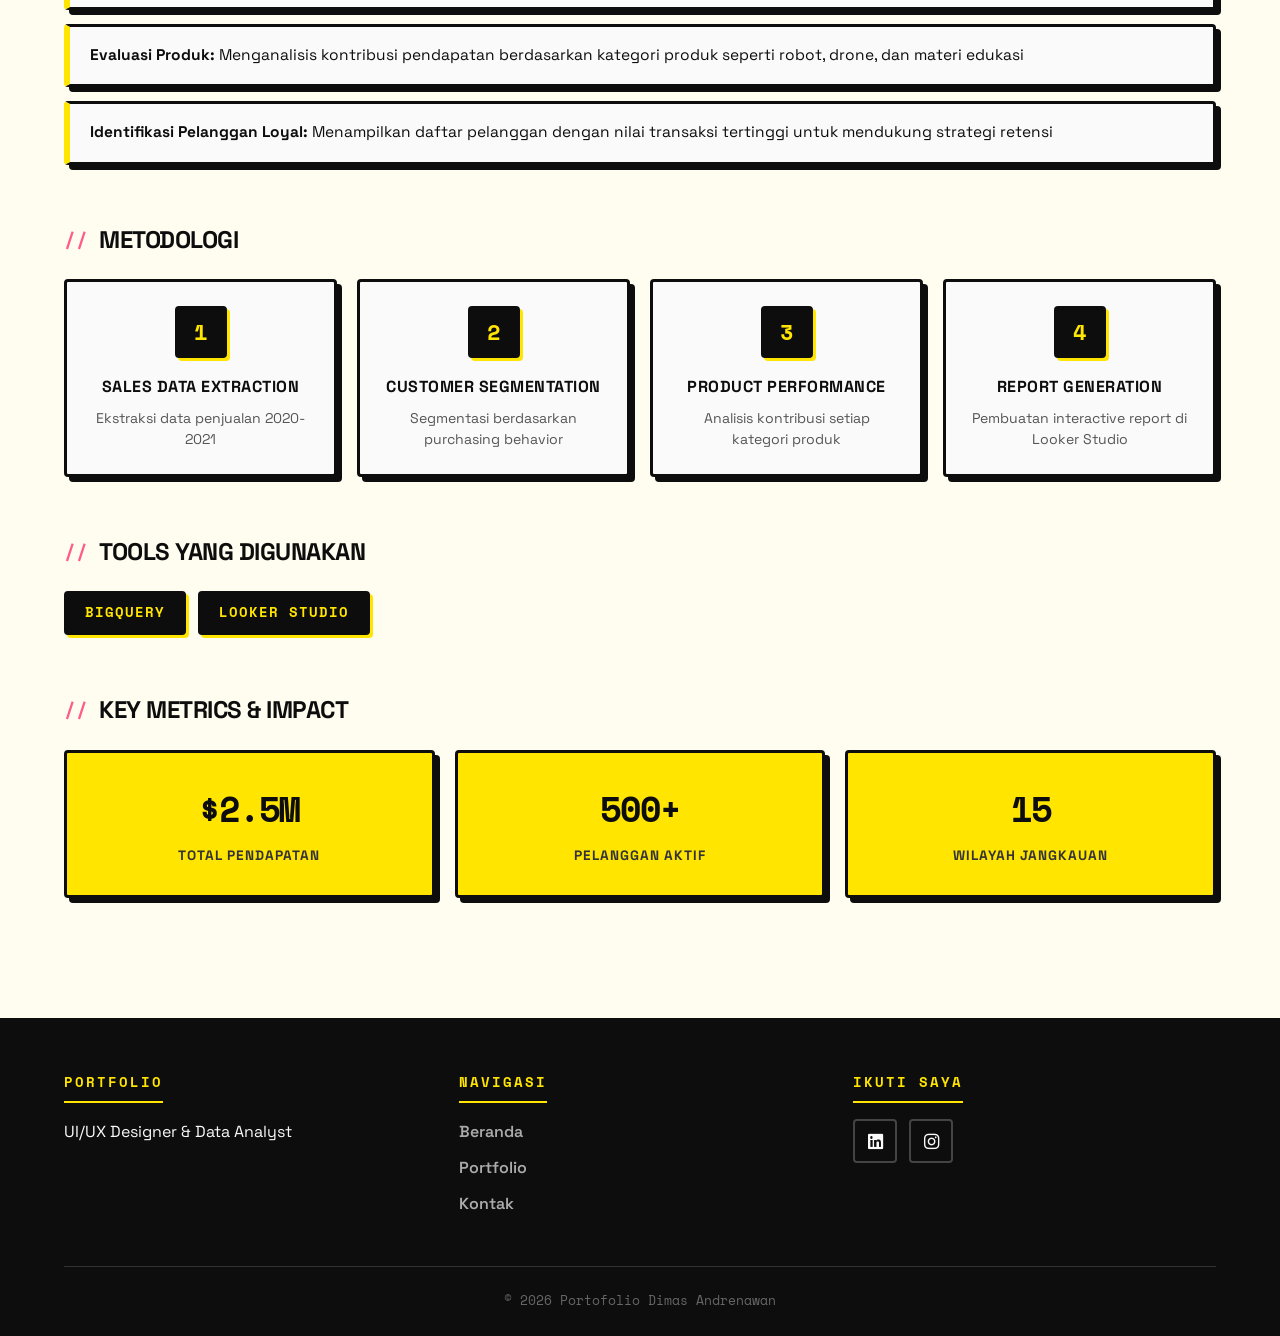
<file: projects/dashboard-project-5.html>
<!DOCTYPE html>
<html lang="id">
<head>
    <meta charset="UTF-8">
    <meta name="viewport" content="width=device-width, initial-scale=1.0">
    <title>Robotics Sales Report - Data Analytics Project</title>
    <link rel="stylesheet" href="../css/style.css">
    <link rel="stylesheet" href="../css/project.css">
    <link rel="stylesheet" href="https://cdnjs.cloudflare.com/ajax/libs/font-awesome/6.4.0/css/all.min.css">
</head>
<body>
    <!-- Navigation Bar -->
    <nav class="navbar">
        <div class="container">
            <div class="nav-brand"><a href="../index.html" style="text-decoration: none; color: inherit;">Portfolio</a></div>
            <ul class="nav-menu">
                <li><a href="../index.html#hero" class="nav-link">Beranda</a></li>
                <li><a href="../index.html#portfolio" class="nav-link">Portfolio</a></li>
                <li><a href="../index.html#contact" class="nav-link">Kontak</a></li>
            </ul>
            <div class="hamburger">
                <span></span>
                <span></span>
                <span></span>
            </div>
        </div>
    </nav>

    <!-- Project Header -->
    <section class="project-header">
        <div class="container">
            <a href="../index.html#portfolio" class="back-link"><i class="fas fa-arrow-left"></i> Kembali ke Portfolio</a>
            <h1>Robotics Sales Report</h1>
            <p>Dashboard analisis penjualan robotika dan edukasi teknologi 2020-2021</p>
        </div>
    </section>

    <!-- Project Content -->
    <section class="project-content">
        <div class="container">
            <div class="project-section">
                <h2>Gambaran Umum</h2>
                <p>Laporan ini merupakan dashboard analisis penjualan untuk sektor robotika dan edukasi teknologi yang mencakup rentang waktu tahun 2020 hingga 2021. Laporan ini memberikan gambaran makro mengenai pendapatan, identifikasi pelanggan utama, serta perbandingan performa antara produk fisik dan digital.</p>
            </div>

            <div class="dashboard-preview">
                <img src="../assets/images/DashboardRobotics.png" alt="Robotics Sales Dashboard Preview">
            </div>

            <div class="project-section">
                <h2>Tujuan Proyek</h2>
                <ul class="project-list">
                    <li><strong>Monitoring Metrik Utama:</strong> Melacak KPI inti seperti total pesanan, Average Order Value (AOV), dan total pendapatan tahunan</li>
                    <li><strong>Analisis Geografis:</strong> Memetakan distribusi pelanggan di berbagai wilayah untuk mengidentifikasi pasar regional terkuat</li>
                    <li><strong>Evaluasi Produk:</strong> Menganalisis kontribusi pendapatan berdasarkan kategori produk seperti robot, drone, dan materi edukasi</li>
                    <li><strong>Identifikasi Pelanggan Loyal:</strong> Menampilkan daftar pelanggan dengan nilai transaksi tertinggi untuk mendukung strategi retensi</li>
                </ul>
            </div>

            <div class="project-section">
                <h2>Metodologi</h2>
                <div class="process-grid">
                    <div class="process-item">
                        <div class="process-number">1</div>
                        <h3>Sales Data Extraction</h3>
                        <p>Ekstraksi data penjualan 2020-2021</p>
                    </div>
                    <div class="process-item">
                        <div class="process-number">2</div>
                        <h3>Customer Segmentation</h3>
                        <p>Segmentasi berdasarkan purchasing behavior</p>
                    </div>
                    <div class="process-item">
                        <div class="process-number">3</div>
                        <h3>Product Performance</h3>
                        <p>Analisis kontribusi setiap kategori produk</p>
                    </div>
                    <div class="process-item">
                        <div class="process-number">4</div>
                        <h3>Report Generation</h3>
                        <p>Pembuatan interactive report di Looker Studio</p>
                    </div>
                </div>
            </div>

            <div class="project-section">
                <h2>Tools yang Digunakan</h2>
                <div class="tools">
                    <span class="tool-tag">BigQuery</span>
                    <span class="tool-tag">Looker Studio</span>
                </div>
            </div>

            <div class="project-section">
                <h2>Key Metrics & Impact</h2>
                <div class="results-grid">
                    <div class="result-stat">
                        <h3>$2.5M</h3>
                        <p>Total Pendapatan</p>
                    </div>
                    <div class="result-stat">
                        <h3>500+</h3>
                        <p>Pelanggan Aktif</p>
                    </div>
                    <div class="result-stat">
                        <h3>15</h3>
                        <p>Wilayah Jangkauan</p>
                    </div>
                </div>
            </div>
        </div>
    </section>

    <!-- Footer -->
    <footer class="footer">
        <div class="container">
            <div class="footer-content">
                <div class="footer-section">
                    <h3>Portfolio</h3>
                    <p>UI/UX Designer & Data Analyst</p>
                </div>
                <div class="footer-section">
                    <h3>Navigasi</h3>
                    <ul>
                        <li><a href="../index.html">Beranda</a></li>
                        <li><a href="../index.html#portfolio">Portfolio</a></li>
                        <li><a href="../index.html#contact">Kontak</a></li>
                    </ul>
                </div>
                <div class="footer-section">
                    <h3>Ikuti Saya</h3>
                    <div class="social-links">
                        <a href="https://www.linkedin.com/in/dimas-andrenawan/" target="_blank"><i class="fab fa-linkedin"></i></a>
                        <a href="https://www.instagram.com/indipta_/" target="_blank"><i class="fab fa-instagram"></i></a>
                    </div>
                </div>
            </div>
            <div class="footer-bottom">
                <p>&copy; 2026 Portofolio Dimas Andrenawan</p>
            </div>
        </div>
    </footer>

    <script src="../js/script.js"></script>
</body>
</html>
</file>
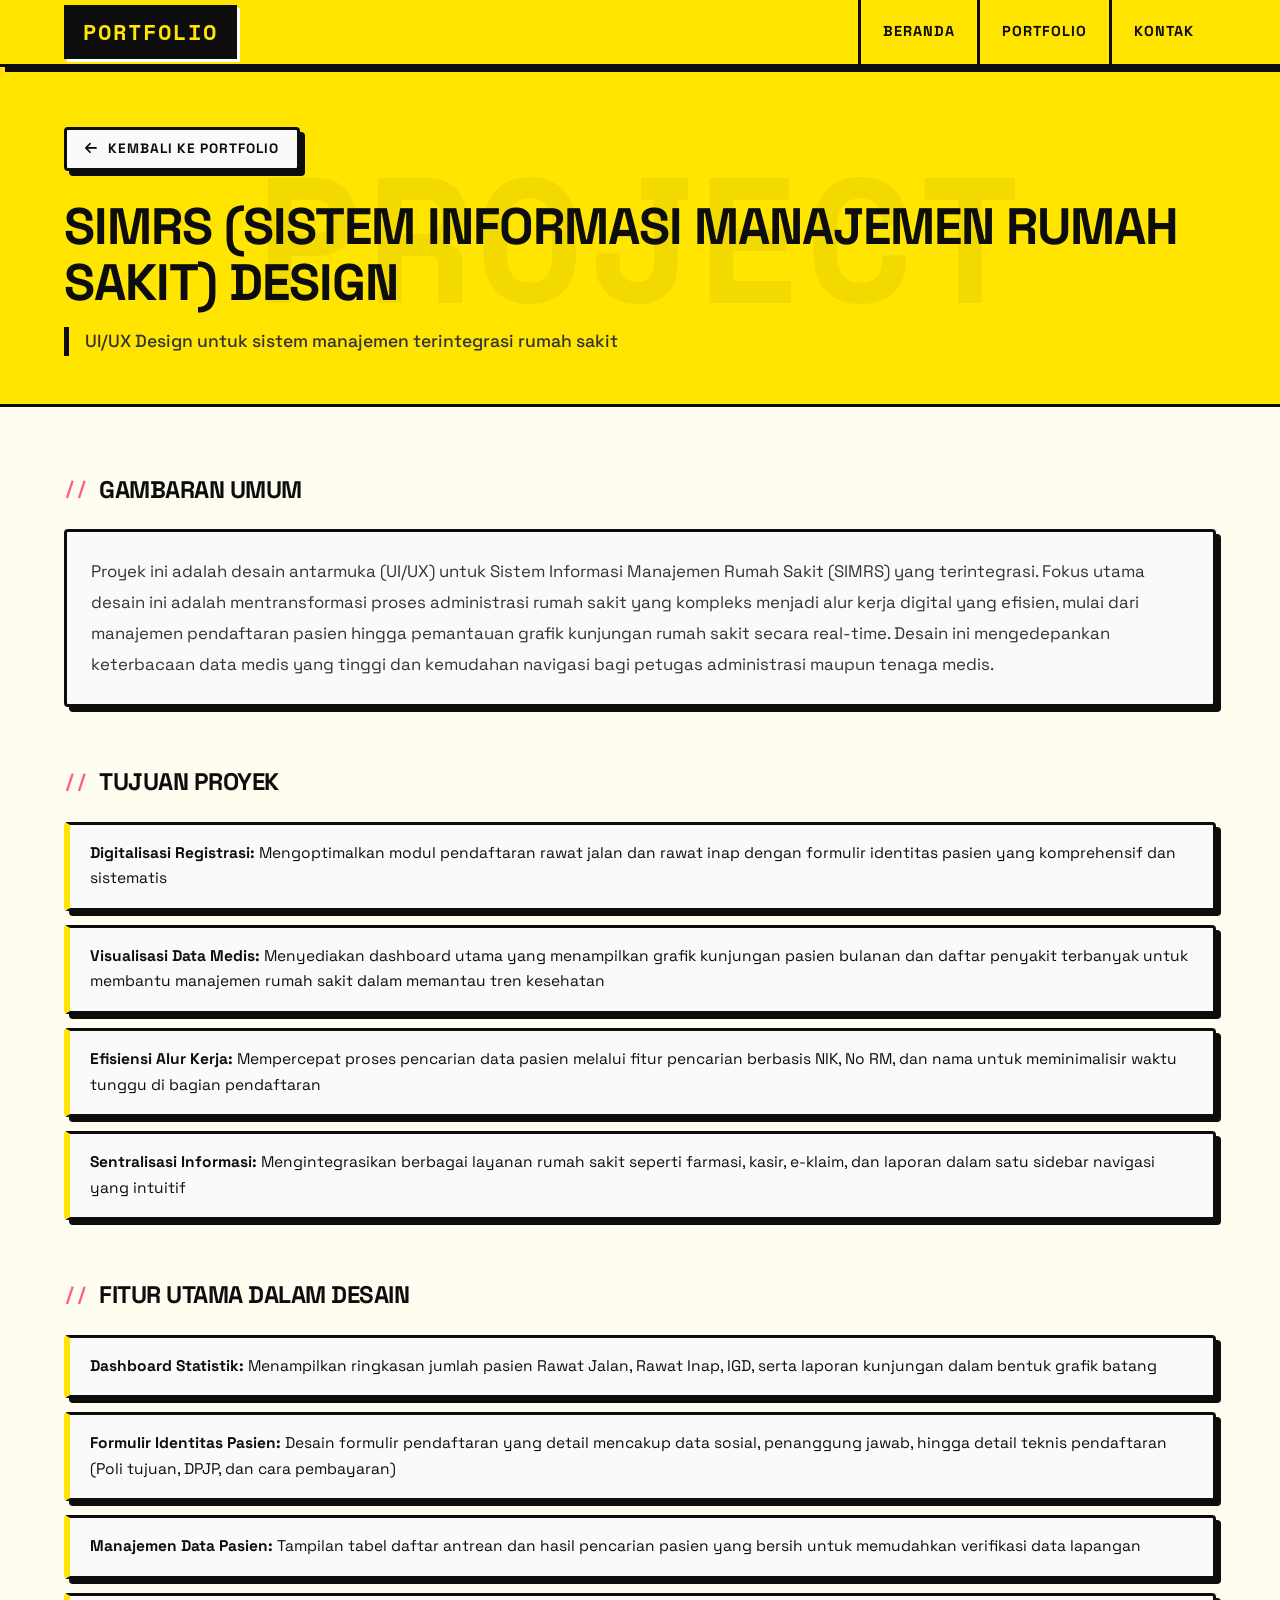
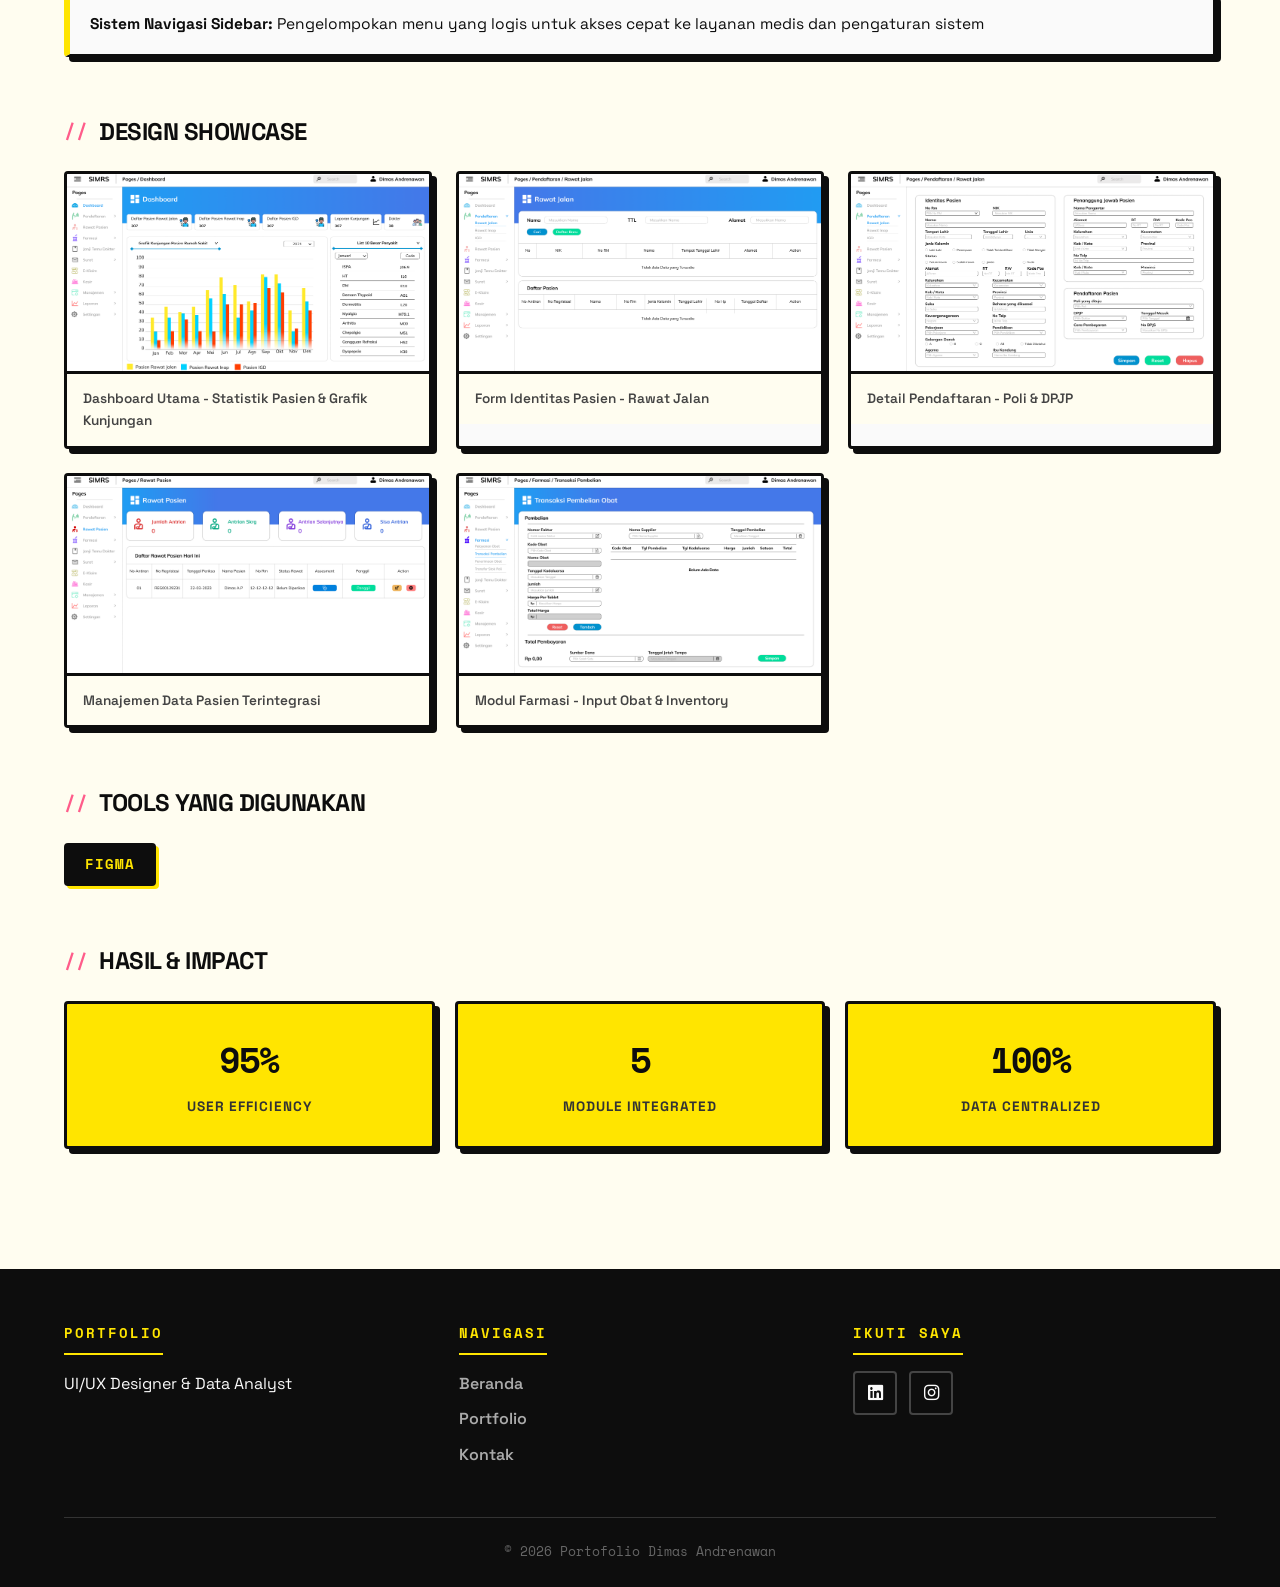
<file: projects/uiux-project-1.html>
<!DOCTYPE html>
<html lang="id">
<head>
    <meta charset="UTF-8">
    <meta name="viewport" content="width=device-width, initial-scale=1.0">
    <title>Mobile App Design - UI/UX Project</title>
    <link rel="stylesheet" href="../css/style.css">
    <link rel="stylesheet" href="../css/project.css">
    <link rel="stylesheet" href="https://cdnjs.cloudflare.com/ajax/libs/font-awesome/6.4.0/css/all.min.css">
</head>
<body>
    <!-- Navigation Bar -->
    <nav class="navbar">
        <div class="container">
            <div class="nav-brand"><a href="../index.html" style="text-decoration: none; color: inherit;">Portfolio</a></div>
            <ul class="nav-menu">
                <li><a href="../index.html#hero" class="nav-link">Beranda</a></li>
                <li><a href="../index.html#portfolio" class="nav-link">Portfolio</a></li>
                <li><a href="../index.html#contact" class="nav-link">Kontak</a></li>
            </ul>
            <div class="hamburger">
                <span></span>
                <span></span>
                <span></span>
            </div>
        </div>
    </nav>

    <!-- Project Header -->
    <section class="project-header">
        <div class="container">
            <a href="../index.html#portfolio" class="back-link"><i class="fas fa-arrow-left"></i> Kembali ke Portfolio</a>
            <h1>SIMRS (Sistem Informasi Manajemen Rumah Sakit) Design</h1>
            <p>UI/UX Design untuk sistem manajemen terintegrasi rumah sakit</p>
        </div>
    </section>

    <!-- Project Content -->
    <section class="project-content">
        <div class="container">
            <div class="project-section">
                <h2>Gambaran Umum</h2>
                <p>Proyek ini adalah desain antarmuka (UI/UX) untuk Sistem Informasi Manajemen Rumah Sakit (SIMRS) yang terintegrasi. Fokus utama desain ini adalah mentransformasi proses administrasi rumah sakit yang kompleks menjadi alur kerja digital yang efisien, mulai dari manajemen pendaftaran pasien hingga pemantauan grafik kunjungan rumah sakit secara real-time. Desain ini mengedepankan keterbacaan data medis yang tinggi dan kemudahan navigasi bagi petugas administrasi maupun tenaga medis.</p>
            </div>

            <div class="project-section">
                <h2>Tujuan Proyek</h2>
                <ul class="project-list">
                    <li><strong>Digitalisasi Registrasi:</strong> Mengoptimalkan modul pendaftaran rawat jalan dan rawat inap dengan formulir identitas pasien yang komprehensif dan sistematis</li>
                    <li><strong>Visualisasi Data Medis:</strong> Menyediakan dashboard utama yang menampilkan grafik kunjungan pasien bulanan dan daftar penyakit terbanyak untuk membantu manajemen rumah sakit dalam memantau tren kesehatan</li>
                    <li><strong>Efisiensi Alur Kerja:</strong> Mempercepat proses pencarian data pasien melalui fitur pencarian berbasis NIK, No RM, dan nama untuk meminimalisir waktu tunggu di bagian pendaftaran</li>
                    <li><strong>Sentralisasi Informasi:</strong> Mengintegrasikan berbagai layanan rumah sakit seperti farmasi, kasir, e-klaim, dan laporan dalam satu sidebar navigasi yang intuitif</li>
                </ul>
            </div>

            <div class="project-section">
                <h2>Fitur Utama dalam Desain</h2>
                <ul class="project-list">
                    <li><strong>Dashboard Statistik:</strong> Menampilkan ringkasan jumlah pasien Rawat Jalan, Rawat Inap, IGD, serta laporan kunjungan dalam bentuk grafik batang</li>
                    <li><strong>Formulir Identitas Pasien:</strong> Desain formulir pendaftaran yang detail mencakup data sosial, penanggung jawab, hingga detail teknis pendaftaran (Poli tujuan, DPJP, dan cara pembayaran)</li>
                    <li><strong>Manajemen Data Pasien:</strong> Tampilan tabel daftar antrean dan hasil pencarian pasien yang bersih untuk memudahkan verifikasi data lapangan</li>
                    <li><strong>Sistem Navigasi Sidebar:</strong> Pengelompokan menu yang logis untuk akses cepat ke layanan medis dan pengaturan sistem</li>
                </ul>
            </div>

            <div class="project-section">
                <h2>Design Showcase</h2>
                <div class="design-gallery">
                    <div class="gallery-item">
                        <img src="../assets/images/Figma1/Dashboard.png" alt="Dashboard SIMRS">
                        <p>Dashboard Utama - Statistik Pasien & Grafik Kunjungan</p>
                    </div>
                    <div class="gallery-item">
                        <img src="../assets/images/Figma1/Pendaftaran Rawat Jalan 1.png" alt="Pendaftaran Rawat Jalan 1">
                        <p>Form Identitas Pasien - Rawat Jalan</p>
                    </div>
                    <div class="gallery-item">
                        <img src="../assets/images/Figma1/Pendaftaran Rawat Jalan 2.png" alt="Pendaftaran Rawat Jalan 2">
                        <p>Detail Pendaftaran - Poli & DPJP</p>
                    </div>
                    <div class="gallery-item">
                        <img src="../assets/images/Figma1/Rawat Pasien.png" alt="Manajemen Rawat Pasien">
                        <p>Manajemen Data Pasien Terintegrasi</p>
                    </div>
                    <div class="gallery-item">
                        <img src="../assets/images/Figma1/Farmasi Input.png" alt="Modul Farmasi">
                        <p>Modul Farmasi - Input Obat & Inventory</p>
                    </div>
                </div>
            </div>

            <div class="project-section">
                <h2>Tools yang Digunakan</h2>
                <div class="tools">
                    <span class="tool-tag">Figma</span>
                </div>
            </div>

            <div class="project-section">
                <h2>Hasil & Impact</h2>
                <div class="results-grid">
                    <div class="result-stat">
                        <h3>95%</h3>
                        <p>User Efficiency</p>
                    </div>
                    <div class="result-stat">
                        <h3>5</h3>
                        <p>Module Integrated</p>
                    </div>
                    <div class="result-stat">
                        <h3>100%</h3>
                        <p>Data Centralized</p>
                    </div>
                </div>
            </div>
        </div>
    </section>

    <!-- Footer -->
    <footer class="footer">
        <div class="container">
            <div class="footer-content">
                <div class="footer-section">
                    <h3>Portfolio</h3>
                    <p>UI/UX Designer & Data Analyst</p>
                </div>
                <div class="footer-section">
                    <h3>Navigasi</h3>
                    <ul>
                        <li><a href="../index.html">Beranda</a></li>
                        <li><a href="../index.html#portfolio">Portfolio</a></li>
                        <li><a href="../index.html#contact">Kontak</a></li>
                    </ul>
                </div>
                <div class="footer-section">
                    <h3>Ikuti Saya</h3>
                    <div class="social-links">
                        <a href="https://www.linkedin.com/in/dimas-andrenawan/" target="_blank"><i class="fab fa-linkedin"></i></a>
                        <a href="https://www.instagram.com/indipta_/" target="_blank"><i class="fab fa-instagram"></i></a>
                    </div>
                </div>
            </div>
            <div class="footer-bottom">
                <p>&copy; 2026 Portofolio Dimas Andrenawan</p>
            </div>
        </div>
    </footer>

    <script src="../js/script.js"></script>
</body>
</html>
</file>
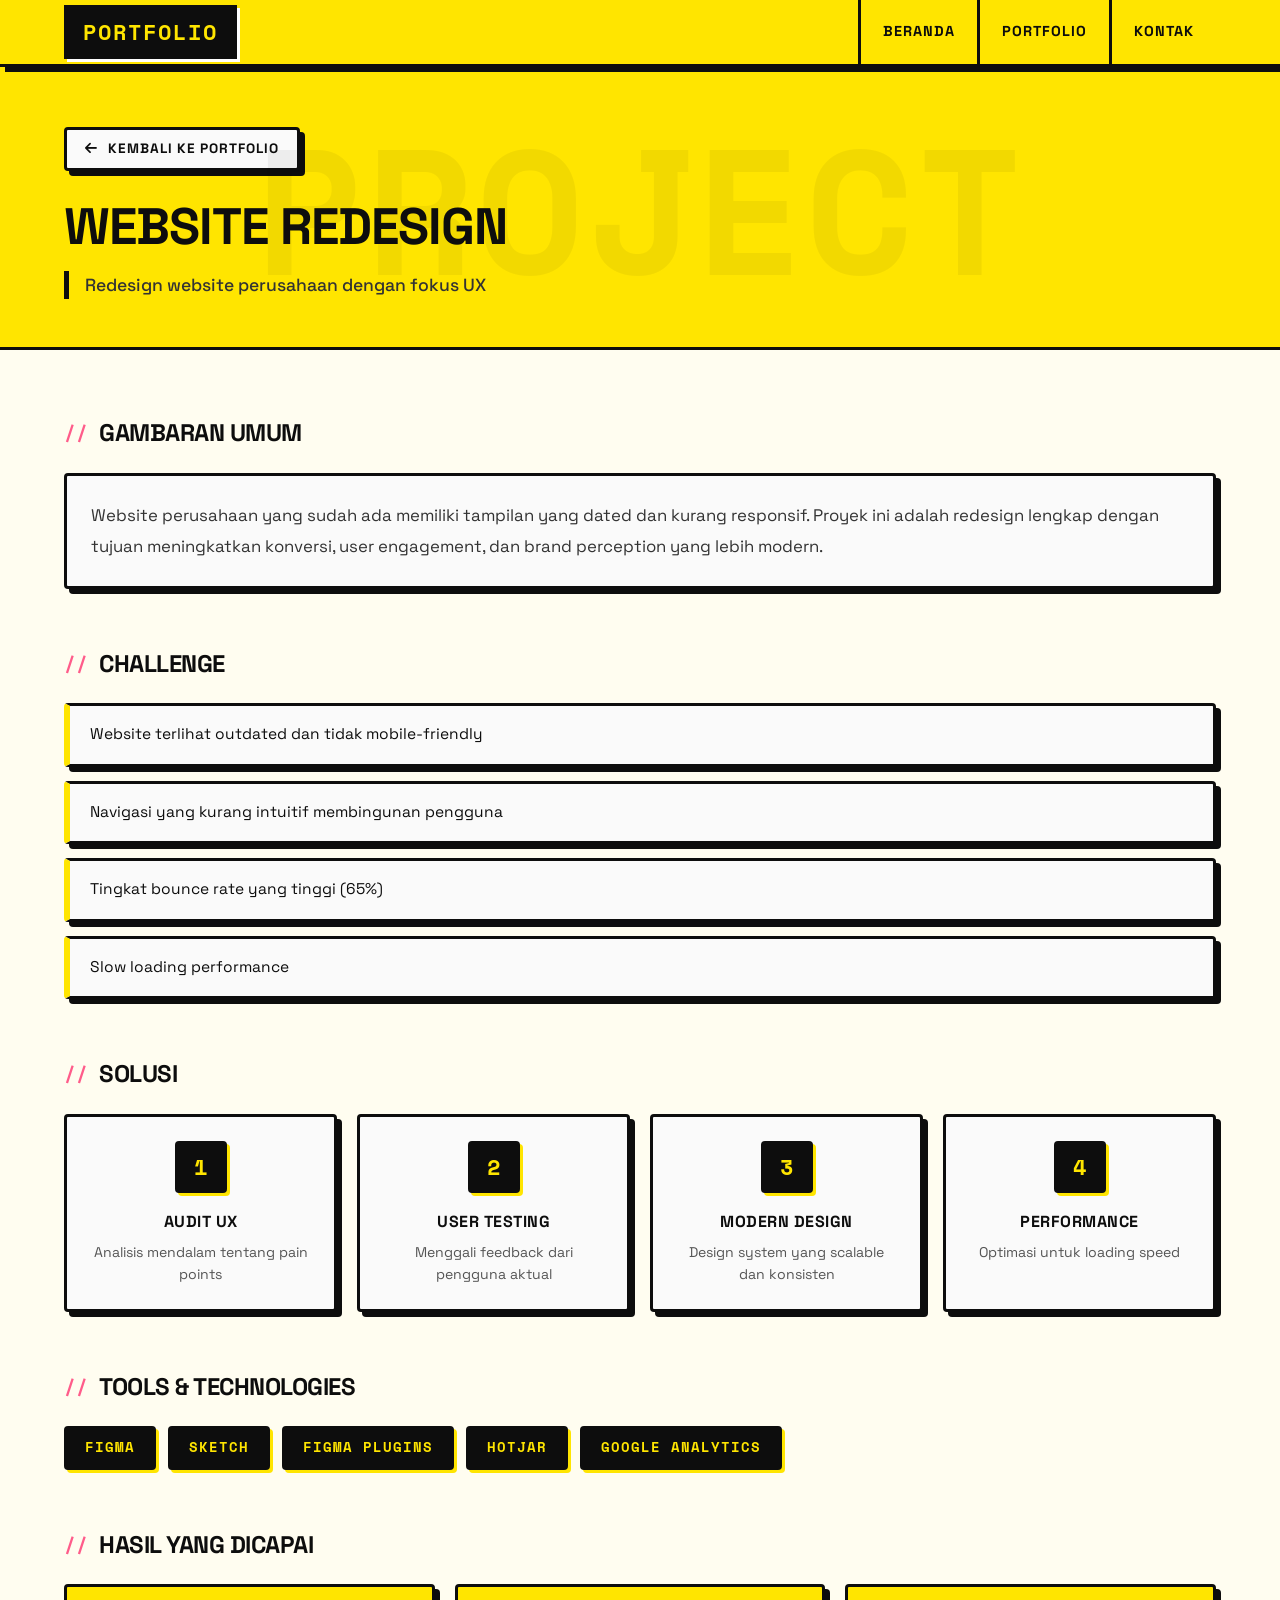
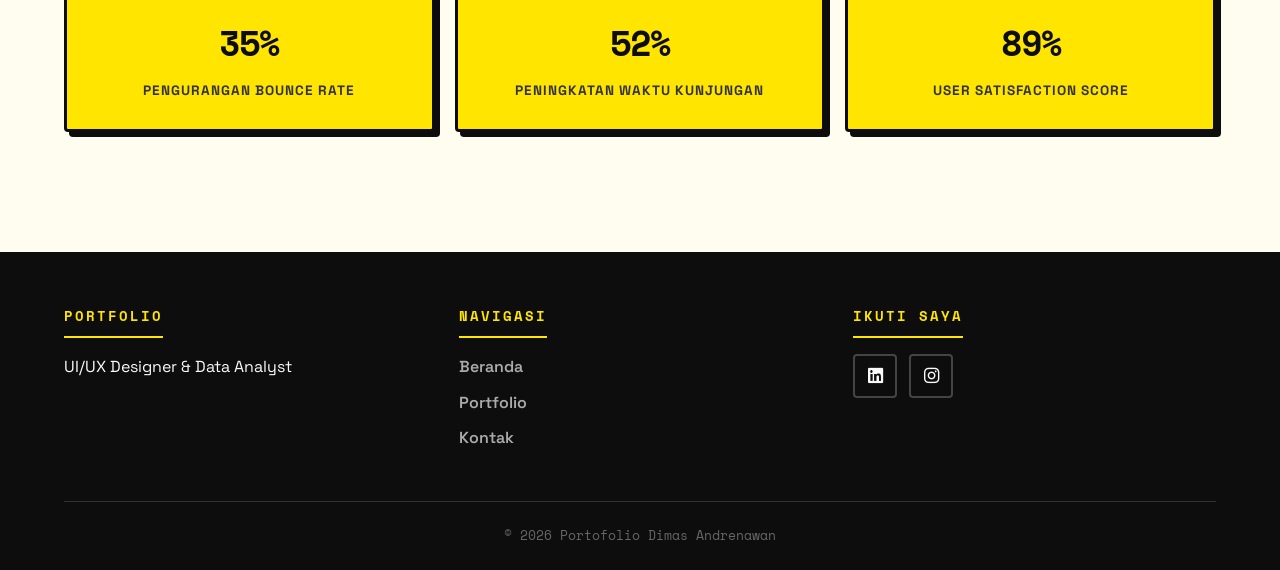
<file: projects/uiux-project-2.html>
<!DOCTYPE html>
<html lang="id">
<head>
    <meta charset="UTF-8">
    <meta name="viewport" content="width=device-width, initial-scale=1.0">
    <title>Website Redesign - UI/UX Project</title>
    <link rel="stylesheet" href="../css/style.css">
    <link rel="stylesheet" href="../css/project.css">
    <link rel="stylesheet" href="https://cdnjs.cloudflare.com/ajax/libs/font-awesome/6.4.0/css/all.min.css">
</head>
<body>
    <!-- Navigation Bar -->
    <nav class="navbar">
        <div class="container">
            <div class="nav-brand"><a href="../index.html" style="text-decoration: none; color: inherit;">Portfolio</a></div>
            <ul class="nav-menu">
                <li><a href="../index.html#hero" class="nav-link">Beranda</a></li>
                <li><a href="../index.html#portfolio" class="nav-link">Portfolio</a></li>
                <li><a href="../index.html#contact" class="nav-link">Kontak</a></li>
            </ul>
            <div class="hamburger">
                <span></span>
                <span></span>
                <span></span>
            </div>
        </div>
    </nav>

    <!-- Project Header -->
    <section class="project-header">
        <div class="container">
            <a href="../index.html#portfolio" class="back-link"><i class="fas fa-arrow-left"></i> Kembali ke Portfolio</a>
            <h1>Website Redesign</h1>
            <p>Redesign website perusahaan dengan fokus UX</p>
        </div>
    </section>

    <!-- Project Content -->
    <section class="project-content">
        <div class="container">
            <div class="project-section">
                <h2>Gambaran Umum</h2>
                <p>Website perusahaan yang sudah ada memiliki tampilan yang dated dan kurang responsif. Proyek ini adalah redesign lengkap dengan tujuan meningkatkan konversi, user engagement, dan brand perception yang lebih modern.</p>
            </div>

            <div class="project-section">
                <h2>Challenge</h2>
                <ul class="project-list">
                    <li>Website terlihat outdated dan tidak mobile-friendly</li>
                    <li>Navigasi yang kurang intuitif membingunan pengguna</li>
                    <li>Tingkat bounce rate yang tinggi (65%)</li>
                    <li>Slow loading performance</li>
                </ul>
            </div>

            <div class="project-section">
                <h2>Solusi</h2>
                <div class="process-grid">
                    <div class="process-item">
                        <div class="process-number">1</div>
                        <h3>Audit UX</h3>
                        <p>Analisis mendalam tentang pain points</p>
                    </div>
                    <div class="process-item">
                        <div class="process-number">2</div>
                        <h3>User Testing</h3>
                        <p>Menggali feedback dari pengguna aktual</p>
                    </div>
                    <div class="process-item">
                        <div class="process-number">3</div>
                        <h3>Modern Design</h3>
                        <p>Design system yang scalable dan konsisten</p>
                    </div>
                    <div class="process-item">
                        <div class="process-number">4</div>
                        <h3>Performance</h3>
                        <p>Optimasi untuk loading speed</p>
                    </div>
                </div>
            </div>

            <div class="project-section">
                <h2>Tools & Technologies</h2>
                <div class="tools">
                    <span class="tool-tag">Figma</span>
                    <span class="tool-tag">Sketch</span>
                    <span class="tool-tag">Figma Plugins</span>
                    <span class="tool-tag">Hotjar</span>
                    <span class="tool-tag">Google Analytics</span>
                </div>
            </div>

            <div class="project-section">
                <h2>Hasil yang Dicapai</h2>
                <div class="results-grid">
                    <div class="result-stat">
                        <h3>35%</h3>
                        <p>Pengurangan Bounce Rate</p>
                    </div>
                    <div class="result-stat">
                        <h3>52%</h3>
                        <p>Peningkatan Waktu Kunjungan</p>
                    </div>
                    <div class="result-stat">
                        <h3>89%</h3>
                        <p>User Satisfaction Score</p>
                    </div>
                </div>
            </div>
        </div>
    </section>

    <!-- Footer -->
    <footer class="footer">
        <div class="container">
            <div class="footer-content">
                <div class="footer-section">
                    <h3>Portfolio</h3>
                    <p>UI/UX Designer & Data Analyst</p>
                </div>
                <div class="footer-section">
                    <h3>Navigasi</h3>
                    <ul>
                        <li><a href="../index.html">Beranda</a></li>
                        <li><a href="../index.html#portfolio">Portfolio</a></li>
                        <li><a href="../index.html#contact">Kontak</a></li>
                    </ul>
                </div>
                <div class="footer-section">
                    <h3>Ikuti Saya</h3>
                    <div class="social-links">
                        <a href="https://www.linkedin.com/in/dimas-andrenawan/" target="_blank"><i class="fab fa-linkedin"></i></a>
                        <a href="https://www.instagram.com/indipta_/" target="_blank"><i class="fab fa-instagram"></i></a>
                    </div>
                </div>
            </div>
            <div class="footer-bottom">
                <p>&copy; 2026 Portofolio Dimas Andrenawan</p>
            </div>
        </div>
    </footer>

    <script src="../js/script.js"></script>
</body>
</html>
</file>
<file: css/style.css>
/* ========================
   NEOBRUTALISM - VARIABLES
   ======================== */
@import url('https://fonts.googleapis.com/css2?family=Space+Grotesk:wght@400;500;600;700;800&family=Space+Mono:wght@400;700&display=swap');

:root {
    --yellow:   #FFE500;
    --black:    #0D0D0D;
    --white:    #FAFAFA;
    --pink:     #FF5C8A;
    --blue:     #3B82F6;
    --green:    #00E58A;
    --orange:   #FF6B2B;
    --bg:       #FFFDF0;
    --border:   3px solid #0D0D0D;
    --shadow:   5px 5px 0px #0D0D0D;
    --shadow-lg:8px 8px 0px #0D0D0D;
    --radius:   4px;
    --font-main:'Space Grotesk', sans-serif;
    --font-mono:'Space Mono', monospace;
}

* { margin:0; padding:0; box-sizing:border-box; }
html { scroll-behavior:smooth; }

body {
    font-family: var(--font-main);
    background: var(--bg);
    color: var(--black);
    line-height: 1.6;
    /* dot grid background */
    background-image: radial-gradient(circle, #0D0D0D 1px, transparent 1px);
    background-size: 24px 24px;
    background-attachment: fixed;
}

.container { max-width:1200px; margin:0 auto; padding:0 24px; }

/* ========================
   NAVBAR
   ======================== */
.navbar {
    position: sticky;
    top: 0;
    z-index: 100;
    background: var(--yellow);
    border-bottom: var(--border);
    padding: 0;
}

.navbar .container {
    display: flex;
    justify-content: space-between;
    align-items: center;
    height: 64px;
}

.nav-brand {
    font-family: var(--font-mono);
    font-size: 1.4rem;
    font-weight: 700;
    color: var(--black);
    text-transform: uppercase;
    letter-spacing: 2px;
    border: var(--border);
    background: var(--black);
    color: var(--yellow);
    padding: 6px 16px;
    box-shadow: 3px 3px 0 #fff;
    text-decoration: none;
}

.nav-menu { display:flex; list-style:none; gap:0; }

.nav-menu li { border-left: var(--border); }

.nav-link {
    display: block;
    padding: 20px 22px;
    font-weight: 700;
    font-size: 0.9rem;
    text-transform: uppercase;
    letter-spacing: 1px;
    text-decoration: none;
    color: var(--black);
    transition: background 0.15s, color 0.15s;
}

.nav-link:hover {
    background: var(--black);
    color: var(--yellow);
}

.hamburger { display:none; flex-direction:column; cursor:pointer; gap:5px; padding:8px; }
.hamburger span { width:26px; height:3px; background:var(--black); display:block; transition:0.3s; }

/* ========================
   HERO SECTION
   ======================== */
.hero {
    background: var(--yellow);
    border-bottom: var(--border);
    padding: 100px 0 80px;
    position: relative;
    overflow: hidden;
}

/* big decorative text */
.hero::before {
    content: 'DIMAS';
    position: absolute;
    font-family: var(--font-mono);
    font-size: 18vw;
    font-weight: 700;
    color: rgba(0,0,0,0.05);
    top: 50%;
    left: 50%;
    transform: translate(-50%,-50%);
    white-space: nowrap;
    pointer-events: none;
    letter-spacing: -0.05em;
    user-select: none;
}

.hero-content {
    position: relative;
    z-index: 1;
    text-align: left;
    max-width: 820px;
}

.hero-badge {
    display: inline-block;
    font-family: var(--font-mono);
    font-size: 0.8rem;
    font-weight: 700;
    background: var(--black);
    color: var(--yellow);
    padding: 6px 14px;
    border: var(--border);
    box-shadow: 3px 3px 0 var(--pink);
    text-transform: uppercase;
    letter-spacing: 2px;
    margin-bottom: 24px;
}

.hero-title {
    font-size: clamp(2.5rem, 6vw, 5rem);
    font-weight: 800;
    color: var(--black);
    line-height: 1.05;
    margin-bottom: 12px;
    text-transform: uppercase;
    letter-spacing: -1px;
}

.hero-title span {
    background: var(--black);
    color: var(--yellow);
    padding: 0 8px;
    display: inline-block;
}

.hero-subtitle {
    font-size: 1.15rem;
    color: var(--black);
    margin-bottom: 40px;
    max-width: 520px;
    font-weight: 500;
    border-left: 5px solid var(--black);
    padding-left: 16px;
}

.hero-buttons { display:flex; gap:16px; flex-wrap:wrap; }

/* ========================
   BUTTONS
   ======================== */
.btn {
    padding: 14px 32px;
    border: var(--border);
    font-family: var(--font-main);
    font-size: 1rem;
    font-weight: 700;
    cursor: pointer;
    text-decoration: none;
    display: inline-block;
    text-transform: uppercase;
    letter-spacing: 1px;
    transition: transform 0.1s, box-shadow 0.1s;
    border-radius: var(--radius);
}

.btn:active { transform: translate(3px,3px); box-shadow: 0 0 0 var(--black) !important; }

.btn-primary {
    background: var(--black);
    color: var(--yellow);
    box-shadow: var(--shadow);
}
.btn-primary:hover { box-shadow: var(--shadow-lg); transform: translate(-2px,-2px); }

.btn-secondary {
    background: var(--white);
    color: var(--black);
    box-shadow: var(--shadow);
}
.btn-secondary:hover { background: var(--pink); box-shadow: var(--shadow-lg); transform: translate(-2px,-2px); }

/* ========================
   SECTION BASE
   ======================== */
section { padding: 80px 0; }

.section-title {
    font-size: clamp(2rem, 4vw, 3rem);
    font-weight: 800;
    text-transform: uppercase;
    letter-spacing: -1px;
    margin-bottom: 48px;
    display: inline-block;
    border-bottom: 5px solid var(--black);
    padding-bottom: 8px;
}

/* ========================
   ABOUT SECTION
   ======================== */
.about {
    background: var(--white);
    border-top: var(--border);
    border-bottom: var(--border);
}

.about-grid {
    display: grid;
    grid-template-columns: 1fr 1fr;
    gap: 3rem;
    align-items: start;
}

.about-text-box {
    border: var(--border);
    padding: 32px;
    background: var(--bg);
    box-shadow: var(--shadow-lg);
    border-radius: var(--radius);
}

.about-text-box p {
    font-size: 1.05rem;
    margin-bottom: 16px;
    line-height: 1.8;
    color: #222;
}

.about-text-box p:last-child { margin-bottom: 0; }

.about-tags {
    display: flex;
    flex-wrap: wrap;
    gap: 10px;
    margin-top: 24px;
}

.tag {
    font-family: var(--font-mono);
    font-size: 0.8rem;
    font-weight: 700;
    padding: 6px 14px;
    border: var(--border);
    text-transform: uppercase;
    letter-spacing: 1px;
}
.tag-yellow { background: var(--yellow); box-shadow: 3px 3px 0 var(--black); }
.tag-pink   { background: var(--pink);   color: var(--white); box-shadow: 3px 3px 0 var(--black); }
.tag-green  { background: var(--green);  box-shadow: 3px 3px 0 var(--black); }
.tag-blue   { background: var(--blue);   color: var(--white); box-shadow: 3px 3px 0 var(--black); }

.support-system {
    border: var(--border);
    padding: 28px;
    background: var(--yellow);
    box-shadow: var(--shadow-lg);
    border-radius: var(--radius);
    text-align: center;
}

.support-system h3 {
    font-size: 1.2rem;
    font-weight: 800;
    text-transform: uppercase;
    margin-bottom: 20px;
    font-family: var(--font-mono);
    border-bottom: var(--border);
    padding-bottom: 12px;
}

.support-system img {
    width: 100%;
    max-width: 300px;
    height: auto;
    border: var(--border);
    box-shadow: var(--shadow);
    border-radius: var(--radius);
    transition: transform 0.2s, box-shadow 0.2s;
}
.support-system img:hover { transform: translate(-4px,-4px); box-shadow: var(--shadow-lg); }

/* ========================
   PORTFOLIO SECTION
   ======================== */
.portfolio {
    background: var(--bg);
    border-bottom: var(--border);
}

.portfolio-header {
    display: flex;
    align-items: flex-start;
    justify-content: space-between;
    flex-wrap: wrap;
    gap: 24px;
    margin-bottom: 48px;
}

.filter-buttons {
    display: flex;
    gap: 0;
    flex-wrap: wrap;
    border: var(--border);
    box-shadow: var(--shadow);
    border-radius: var(--radius);
    overflow: hidden;
}

.filter-btn {
    padding: 12px 24px;
    border: none;
    border-right: var(--border);
    background: var(--white);
    color: var(--black);
    font-family: var(--font-main);
    font-weight: 700;
    font-size: 0.9rem;
    text-transform: uppercase;
    letter-spacing: 1px;
    cursor: pointer;
    transition: background 0.15s, color 0.15s;
}
.filter-btn:last-child { border-right: none; }

.filter-btn:hover,
.filter-btn.active {
    background: var(--black);
    color: var(--yellow);
}

.portfolio-grid {
    display: grid;
    grid-template-columns: repeat(auto-fill, minmax(300px, 1fr));
    gap: 24px;
}

.portfolio-card {
    position: relative;
    border: var(--border);
    box-shadow: var(--shadow);
    background: var(--white);
    border-radius: var(--radius);
    overflow: hidden;
    aspect-ratio: 16/9;
    cursor: pointer;
    transition: transform 0.15s, box-shadow 0.15s;
}

.portfolio-card:hover {
    transform: translate(-4px,-4px);
    box-shadow: var(--shadow-lg);
}

.portfolio-card img {
    width: 100%;
    height: 100%;
    object-fit: contain;
    padding: 8px;
    transition: transform 0.3s;
}

.portfolio-card:hover img { transform: scale(1.04); }

.portfolio-overlay {
    position: absolute;
    inset: 0;
    background: var(--black);
    display: flex;
    flex-direction: column;
    justify-content: center;
    align-items: flex-start;
    padding: 28px;
    opacity: 0;
    transition: opacity 0.2s;
}

.portfolio-card:hover .portfolio-overlay { opacity: 1; }

.portfolio-overlay h3 {
    color: var(--yellow);
    font-size: 1.3rem;
    font-weight: 800;
    text-transform: uppercase;
    margin-bottom: 8px;
    letter-spacing: -0.5px;
}

.portfolio-overlay p {
    color: #ccc;
    font-size: 0.9rem;
    margin-bottom: 20px;
}

.project-link {
    display: inline-flex;
    align-items: center;
    gap: 8px;
    background: var(--yellow);
    color: var(--black);
    font-weight: 700;
    font-size: 0.85rem;
    text-transform: uppercase;
    letter-spacing: 1px;
    text-decoration: none;
    padding: 10px 20px;
    border: var(--border);
    box-shadow: 3px 3px 0 #555;
    transition: transform 0.1s, box-shadow 0.1s;
}
.project-link:hover { transform: translate(-2px,-2px); box-shadow: 5px 5px 0 #555; }

/* ========================
   CONTACT SECTION
   ======================== */
.contact {
    background: var(--yellow);
    border-top: var(--border);
}

.contact-grid {
    display: grid;
    grid-template-columns: 1fr 1fr;
    gap: 48px;
    align-items: start;
}

.contact-info {
    display: flex;
    flex-direction: column;
    gap: 20px;
}

.info-item {
    display: flex;
    gap: 20px;
    align-items: flex-start;
    border: var(--border);
    padding: 20px;
    background: var(--white);
    box-shadow: var(--shadow);
    border-radius: var(--radius);
    transition: transform 0.15s, box-shadow 0.15s;
}
.info-item:hover { transform: translate(-3px,-3px); box-shadow: var(--shadow-lg); }

.info-item i {
    font-size: 1.5rem;
    color: var(--black);
    background: var(--yellow);
    border: var(--border);
    width: 48px; height: 48px;
    display: flex; align-items: center; justify-content: center;
    flex-shrink: 0;
    border-radius: var(--radius);
}

.info-item h3 { font-weight: 800; text-transform: uppercase; font-size: 0.85rem; margin-bottom: 4px; letter-spacing: 1px; }
.info-item p { color: #444; font-size: 0.95rem; }

.contact-cta {
    border: var(--border);
    padding: 40px;
    background: var(--black);
    box-shadow: var(--shadow-lg);
    border-radius: var(--radius);
    text-align: center;
}

.contact-cta h3 {
    font-size: 1.8rem;
    font-weight: 800;
    color: var(--yellow);
    text-transform: uppercase;
    margin-bottom: 16px;
}

.contact-cta p {
    color: #ccc;
    margin-bottom: 28px;
    font-size: 1rem;
}

/* ========================
   FOOTER
   ======================== */
.footer {
    background: var(--black);
    color: var(--white);
    border-top: var(--border);
    padding: 48px 0 24px;
}

.footer-content {
    display: grid;
    grid-template-columns: repeat(auto-fit, minmax(200px, 1fr));
    gap: 32px;
    margin-bottom: 40px;
}

.footer-section h3 {
    font-family: var(--font-mono);
    font-size: 0.85rem;
    font-weight: 700;
    text-transform: uppercase;
    letter-spacing: 2px;
    color: var(--yellow);
    margin-bottom: 16px;
    border-bottom: 2px solid var(--yellow);
    padding-bottom: 8px;
    display: inline-block;
}

.footer-section ul { list-style: none; }
.footer-section ul li { margin-bottom: 10px; }

.footer-section a {
    color: #aaa;
    text-decoration: none;
    font-weight: 600;
    transition: color 0.2s, padding-left 0.2s;
}
.footer-section a:hover { color: var(--yellow); padding-left: 6px; }

.social-links { display: flex; gap: 12px; }

.social-links a {
    display: inline-flex;
    align-items: center;
    justify-content: center;
    width: 44px; height: 44px;
    border: 2px solid #444;
    color: var(--white);
    font-size: 1.1rem;
    border-radius: var(--radius);
    transition: background 0.2s, border-color 0.2s, transform 0.15s;
}
.social-links a:hover { background: var(--yellow); color: var(--black); border-color: var(--yellow); transform: translate(-2px,-2px); }

.footer-bottom {
    border-top: 1px solid #333;
    padding-top: 24px;
    text-align: center;
    color: #666;
    font-family: var(--font-mono);
    font-size: 0.8rem;
}

/* ========================
   DECORATIVE ELEMENTS
   ======================== */
.neo-sticker {
    display: inline-block;
    border: var(--border);
    font-weight: 800;
    font-family: var(--font-mono);
    text-transform: uppercase;
    letter-spacing: 1px;
    padding: 6px 14px;
    font-size: 0.75rem;
}

/* ========================
   ANIMATIONS
   ======================== */
@keyframes slideInUp {
    from { opacity:0; transform:translateY(32px); }
    to   { opacity:1; transform:translateY(0); }
}

@keyframes wiggle {
    0%,100% { transform: rotate(-2deg); }
    50%      { transform: rotate(2deg); }
}

.hero-content { animation: slideInUp 0.7s ease forwards; }

/* ========================
   RESPONSIVE
   ======================== */
@media (max-width: 768px) {
    .hamburger { display: flex; }

    .nav-menu {
        position: absolute;
        top: 100%;
        left: 0; right: 0;
        background: var(--yellow);
        flex-direction: column;
        gap: 0;
        max-height: 0;
        overflow: hidden;
        transition: max-height 0.3s;
        border-bottom: var(--border);
    }
    .nav-menu.active { max-height: 320px; }
    .nav-menu li { border-left: none; border-top: var(--border); }
    .nav-link { padding: 16px 24px; }

    .about-grid,
    .contact-grid { grid-template-columns: 1fr; }

    .hero { padding: 60px 0; }
    .hero-title { font-size: 2.4rem; }

    .portfolio-header { flex-direction: column; }

    .section-title { font-size: 2rem; }

    .portfolio-grid { grid-template-columns: 1fr 1fr; gap: 16px; }
}

@media (max-width: 480px) {
    .container { padding: 0 16px; }
    .hero-title { font-size: 1.8rem; }
    section { padding: 52px 0; }
    .portfolio-grid { grid-template-columns: 1fr; }
    .hero-buttons { flex-direction: column; }
    .btn { width: 100%; text-align: center; }
    .filter-btn { padding: 10px 16px; font-size: 0.8rem; }
}
</file>
<file: css/project.css>
/* ========================
   PROJECT PAGE — NEOBRUTALISM
   ======================== */

/* ── Project Header ── */
.project-header {
    background: var(--yellow);
    border-bottom: var(--border);
    padding: 60px 0 48px;
    position: relative;
    overflow: hidden;
}

.project-header::before {
    content: 'PROJECT';
    position: absolute;
    font-family: var(--font-mono);
    font-size: 14vw;
    font-weight: 700;
    color: rgba(0,0,0,0.05);
    top: 50%; left: 50%;
    transform: translate(-50%,-50%);
    white-space: nowrap;
    pointer-events: none;
    user-select: none;
}

.back-link {
    display: inline-flex;
    align-items: center;
    gap: 10px;
    font-weight: 700;
    font-size: 0.85rem;
    text-transform: uppercase;
    letter-spacing: 1px;
    text-decoration: none;
    color: var(--black);
    background: var(--white);
    border: var(--border);
    padding: 8px 18px;
    box-shadow: var(--shadow);
    border-radius: var(--radius);
    margin-bottom: 28px;
    transition: transform 0.15s, box-shadow 0.15s;
}
.back-link:hover { transform: translate(-3px,-3px); box-shadow: var(--shadow-lg); }

.project-header h1 {
    font-size: clamp(1.8rem, 4vw, 3.2rem);
    font-weight: 800;
    text-transform: uppercase;
    letter-spacing: -1px;
    line-height: 1.1;
    margin-bottom: 16px;
    position: relative;
    z-index: 1;
}

.project-header > .container > p {
    font-size: 1.1rem;
    font-weight: 500;
    color: #333;
    border-left: 5px solid var(--black);
    padding-left: 16px;
    max-width: 600px;
    position: relative;
    z-index: 1;
}

/* ── Project Content ── */
.project-content {
    background: var(--bg);
    padding: 64px 0;
}

.project-section {
    margin-bottom: 56px;
}

.project-section h2 {
    font-size: 1.5rem;
    font-weight: 800;
    text-transform: uppercase;
    letter-spacing: -0.5px;
    margin-bottom: 20px;
    display: inline-flex;
    align-items: center;
    gap: 12px;
}

.project-section h2::before {
    content: '//';
    font-family: var(--font-mono);
    color: var(--pink);
    font-size: 1.2rem;
}

.project-section > p {
    font-size: 1.05rem;
    line-height: 1.85;
    color: #333;
    border: var(--border);
    padding: 24px;
    background: var(--white);
    box-shadow: var(--shadow);
    border-radius: var(--radius);
}

/* ── Dashboard Preview ── */
.dashboard-preview {
    border: var(--border);
    box-shadow: var(--shadow-lg);
    background: var(--white);
    padding: 16px;
    border-radius: var(--radius);
    margin-bottom: 40px;
    transition: transform 0.15s, box-shadow 0.15s;
}
.dashboard-preview:hover { transform: translate(-4px,-4px); box-shadow: 10px 10px 0 var(--black); }
.dashboard-preview img { width: 100%; height: auto; display: block; border: 2px solid #eee; border-radius: 2px; }

/* ── Project List ── */
.project-list {
    list-style: none;
    display: flex;
    flex-direction: column;
    gap: 14px;
}

.project-list li {
    padding: 16px 20px;
    border: var(--border);
    background: var(--white);
    box-shadow: var(--shadow);
    border-radius: var(--radius);
    font-size: 0.97rem;
    line-height: 1.65;
    border-left: 6px solid var(--yellow);
    transition: transform 0.12s;
}
.project-list li:hover { transform: translateX(4px); }
.project-list li strong { font-weight: 800; }

/* ── Process Grid ── */
.process-grid {
    display: grid;
    grid-template-columns: repeat(auto-fit, minmax(200px, 1fr));
    gap: 20px;
}

.process-item {
    border: var(--border);
    padding: 24px;
    background: var(--white);
    box-shadow: var(--shadow);
    border-radius: var(--radius);
    text-align: center;
    transition: transform 0.15s, box-shadow 0.15s;
}
.process-item:hover { transform: translate(-4px,-4px); box-shadow: var(--shadow-lg); }

.process-number {
    width: 52px; height: 52px;
    background: var(--black);
    color: var(--yellow);
    font-family: var(--font-mono);
    font-size: 1.4rem;
    font-weight: 700;
    display: flex; align-items: center; justify-content: center;
    border: var(--border);
    border-radius: var(--radius);
    margin: 0 auto 16px;
    box-shadow: 3px 3px 0 var(--yellow);
}

.process-item h3 {
    font-size: 1rem;
    font-weight: 800;
    text-transform: uppercase;
    margin-bottom: 8px;
    letter-spacing: 0.5px;
}

.process-item p {
    font-size: 0.88rem;
    color: #555;
    line-height: 1.5;
}

/* ── Tools ── */
.tools {
    display: flex;
    flex-wrap: wrap;
    gap: 12px;
}

.tool-tag {
    font-family: var(--font-mono);
    font-size: 0.85rem;
    font-weight: 700;
    padding: 8px 18px;
    border: var(--border);
    background: var(--black);
    color: var(--yellow);
    text-transform: uppercase;
    letter-spacing: 1px;
    box-shadow: 3px 3px 0 var(--yellow);
    border-radius: var(--radius);
    transition: transform 0.1s, box-shadow 0.1s;
    cursor: default;
}
.tool-tag:hover { transform: translate(-2px,-2px); box-shadow: 5px 5px 0 var(--yellow); }

/* ── Results / Stats ── */
.results-grid {
    display: grid;
    grid-template-columns: repeat(auto-fit, minmax(180px, 1fr));
    gap: 20px;
}

.result-stat {
    border: var(--border);
    padding: 28px 20px;
    background: var(--yellow);
    box-shadow: var(--shadow);
    border-radius: var(--radius);
    text-align: center;
    transition: transform 0.15s, box-shadow 0.15s;
}
.result-stat:hover { transform: translate(-4px,-4px); box-shadow: var(--shadow-lg); }

.result-stat h3 {
    font-size: 2.2rem;
    font-weight: 800;
    font-family: var(--font-mono);
    color: var(--black);
    margin-bottom: 8px;
    letter-spacing: -1px;
}

.result-stat p {
    font-size: 0.85rem;
    font-weight: 700;
    text-transform: uppercase;
    letter-spacing: 1px;
    color: #333;
}

/* ── Design Gallery (UI/UX Project) ── */
.design-gallery {
    display: grid;
    grid-template-columns: repeat(auto-fill, minmax(280px, 1fr));
    gap: 24px;
}

.gallery-item {
    border: var(--border);
    background: var(--white);
    box-shadow: var(--shadow);
    border-radius: var(--radius);
    overflow: hidden;
    transition: transform 0.15s, box-shadow 0.15s;
}
.gallery-item:hover { transform: translate(-4px,-4px); box-shadow: var(--shadow-lg); }

.gallery-item img {
    width: 100%;
    height: 200px;
    object-fit: cover;
    display: block;
    border-bottom: var(--border);
}

.gallery-item p {
    padding: 14px 16px;
    font-size: 0.85rem;
    font-weight: 600;
    color: #444;
    background: var(--bg);
}

/* ── Responsive ── */
@media (max-width: 768px) {
    .project-header { padding: 40px 0 32px; }
    .project-header h1 { font-size: 1.8rem; }
    .process-grid { grid-template-columns: 1fr 1fr; }
    .design-gallery { grid-template-columns: 1fr; }
}

@media (max-width: 480px) {
    .process-grid { grid-template-columns: 1fr; }
    .results-grid { grid-template-columns: 1fr; }
    .project-content { padding: 40px 0; }
}
</file>
